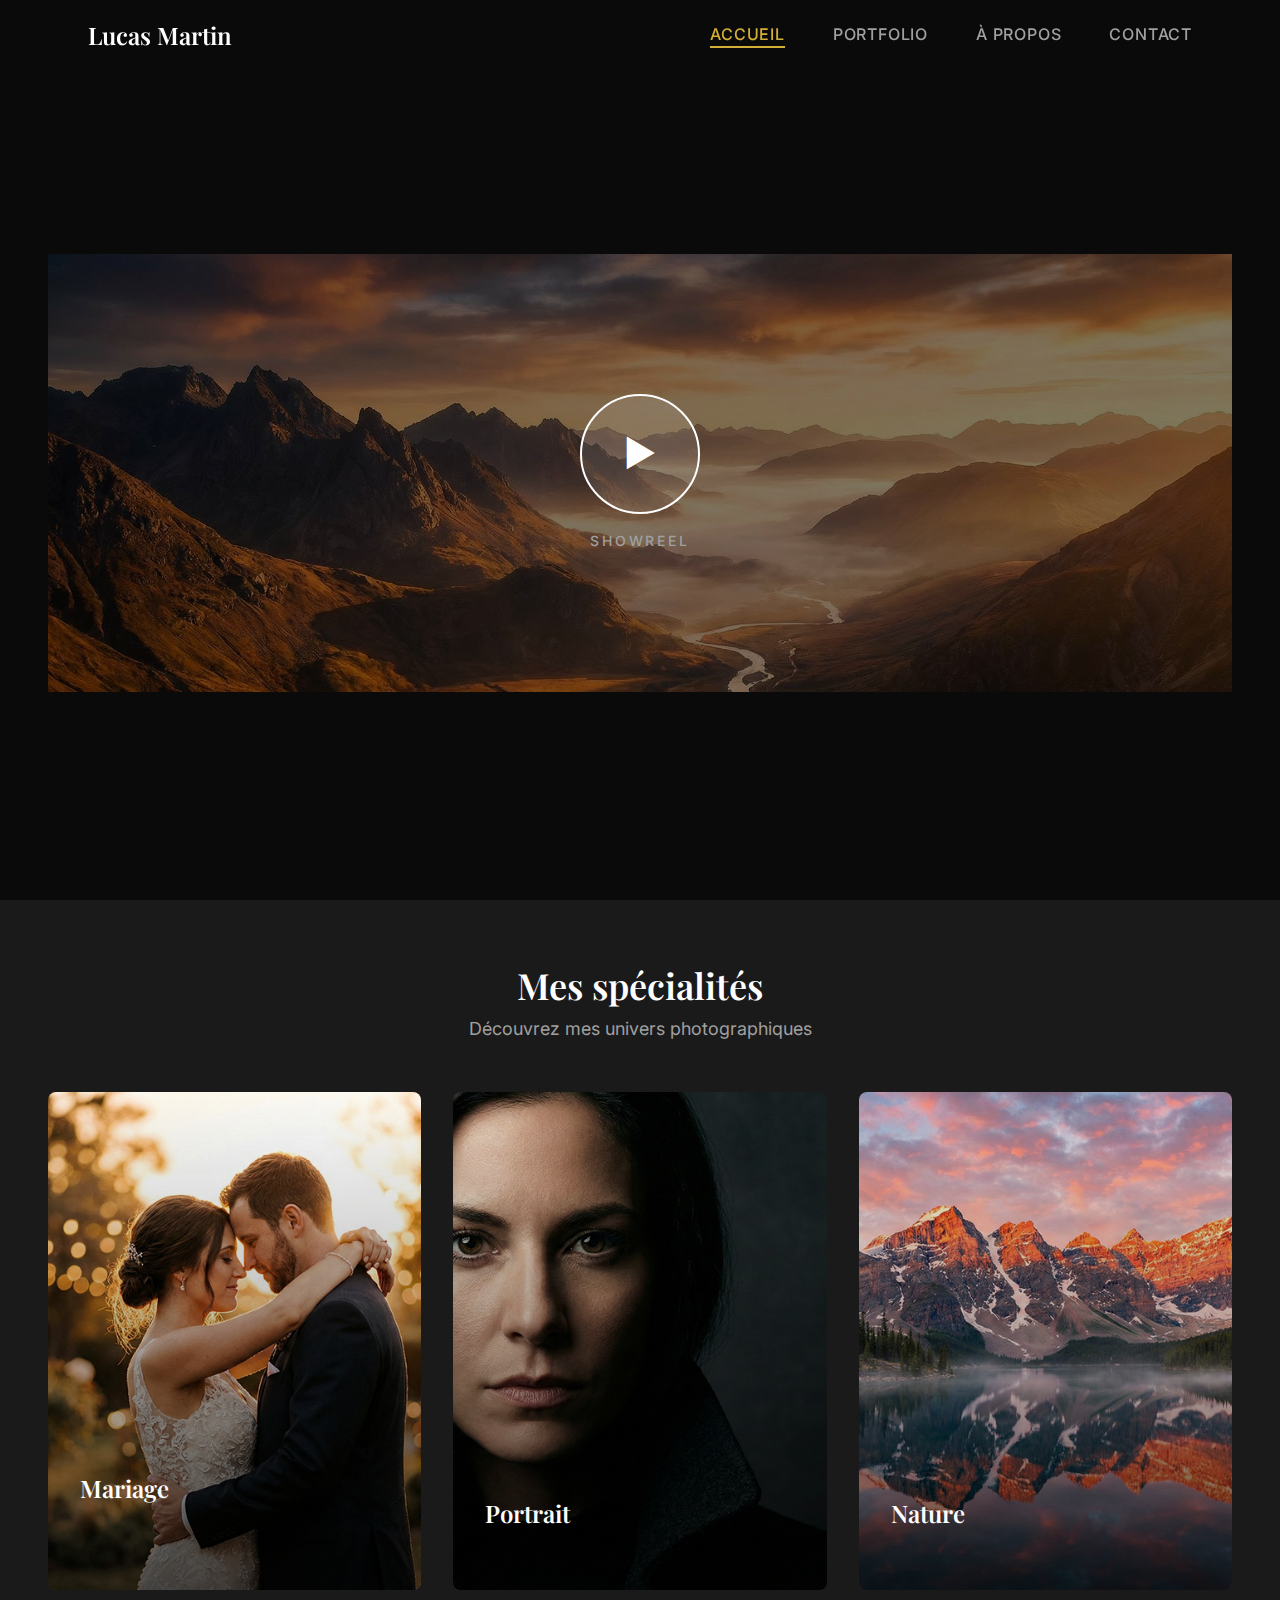
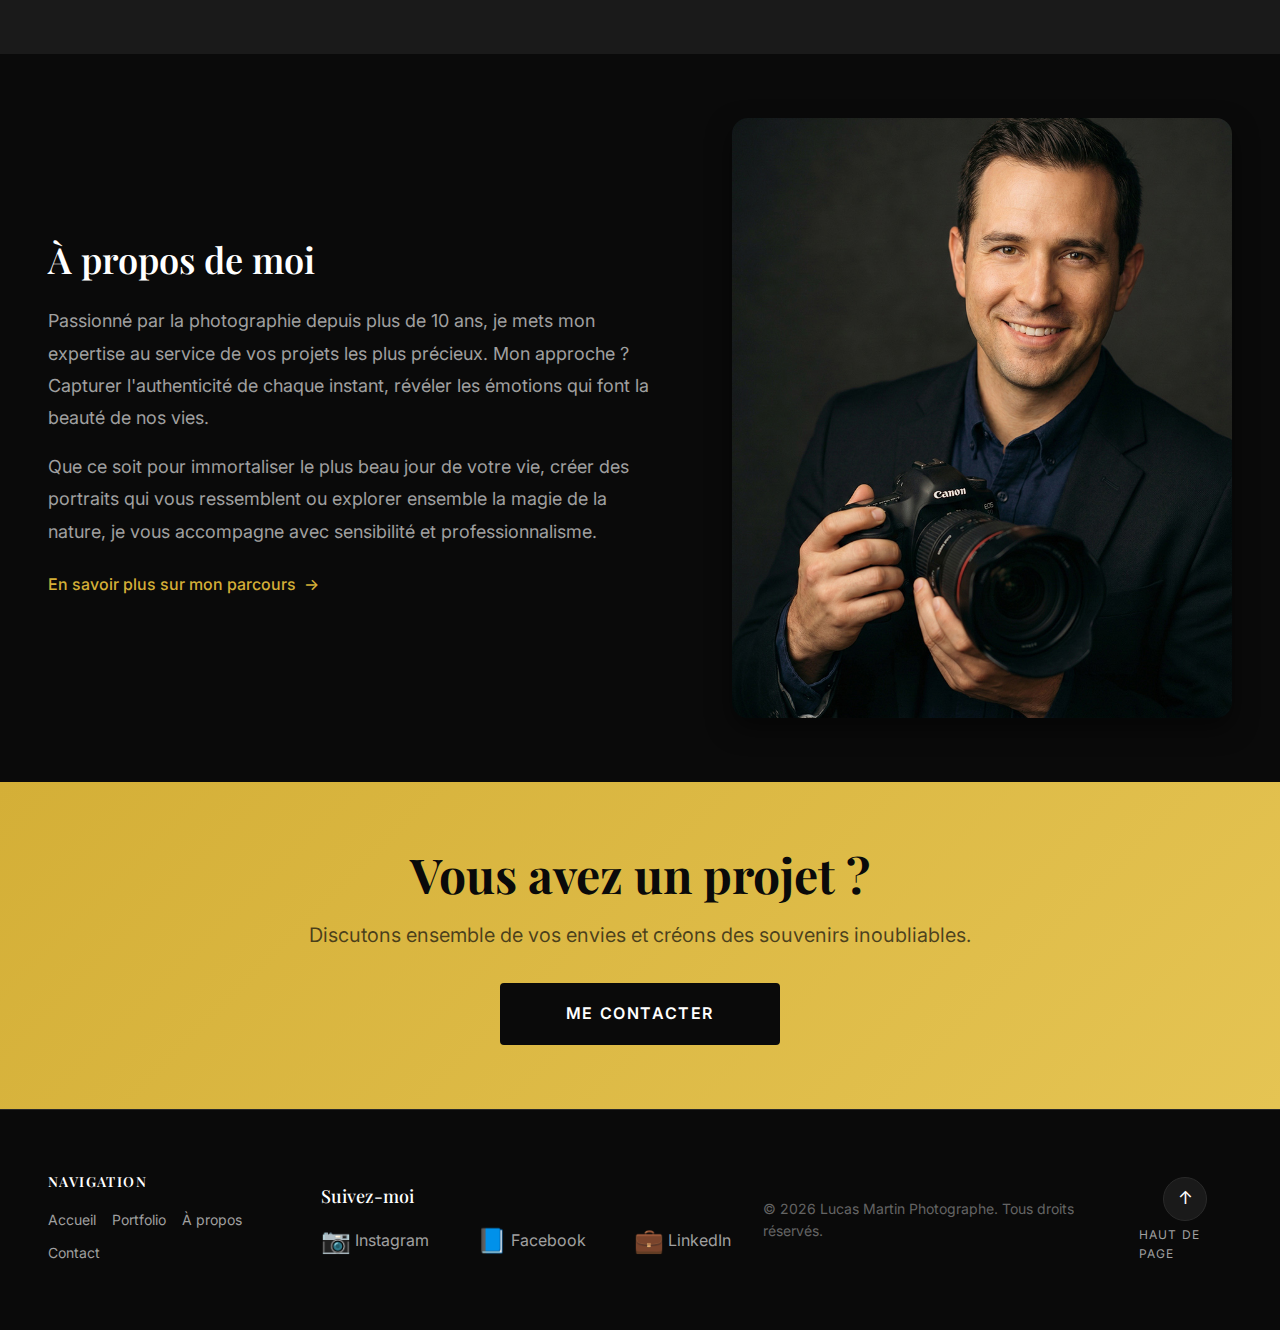
<file: index.html>
<!DOCTYPE html>
<html lang="fr">

<head>
    <!-- ============================================
         META TAGS DE BASE
    ============================================= -->
    <meta charset="UTF-8">
    <meta name="viewport" content="width=device-width, initial-scale=1.0">

    <!-- ============================================
         SEO - META TAGS
    ============================================= -->
    <title>Lucas Martin | Photographe Professionnel - Mariage, Portrait, Nature</title>
    <meta name="description" content="Découvrez le portfolio de Lucas Martin, photographe professionnel spécialisé dans les mariages, portraits et photographie nature. Basé à Paris, disponible partout en France.">
    <meta name="keywords" content="photographe, mariage, portrait, nature, Paris, France">
    <meta name="author" content="Lucas Martin">
    <link rel="canonical" href="https://lucasmartin-photographe.fr/">

    <!-- ============================================
         OPEN GRAPH - FACEBOOK / LINKEDIN
    ============================================= -->
    <meta property="og:type" content="website">
    <meta property="og:title" content="Lucas Martin | Photographe Professionnel">
    <meta property="og:description" content="Découvrez le portfolio de Lucas Martin, photographe professionnel spécialisé dans les mariages, portraits et photographie nature.">
    <meta property="og:image" content="https://lucasmartin-photographe.fr/assets/images/og-image.jpg">
    <meta property="og:url" content="https://lucasmartin-photographe.fr/">
    <meta property="og:site_name" content="Lucas Martin Photographe">
    <meta property="og:locale" content="fr_FR">

    <!-- ============================================
         TWITTER CARD
    ============================================= -->
    <meta name="twitter:card" content="summary_large_image">
    <meta name="twitter:title" content="Lucas Martin | Photographe Professionnel">
    <meta name="twitter:description" content="Découvrez le portfolio de Lucas Martin, photographe professionnel spécialisé dans les mariages, portraits et photographie nature.">
    <meta name="twitter:image" content="https://lucasmartin-photographe.fr/assets/images/twitter-image.jpg">

    <!-- ============================================
         FAVICON ET RESSOURCES
    ============================================= -->
    <link rel="icon" href="assets/icons/favicon.ico" sizes="any">
    <link rel="icon" href="assets/icons/favicon-32.png" type="image/png" sizes="32x32">
    <link rel="icon" href="assets/icons/favicon-512.svg" type="image/svg+xml">
    <link rel="apple-touch-icon" href="assets/icons/favicon-180.png">

    <!-- ============================================
         GOOGLE FONTS - PRÉCONNEXION
         Améliore les performances de chargement des polices
    ============================================= -->
    <link rel="preconnect" href="https://fonts.googleapis.com">
    <link rel="preconnect" href="https://fonts.gstatic.com" crossorigin>
    <link href="https://fonts.googleapis.com/css2?family=Inter:wght@300;400;500;600;700&family=Playfair+Display:wght@400;500;600;700&display=swap" rel="stylesheet">

    <!-- ============================================
         FEUILLES DE STYLE
    ============================================= -->
    <link rel="stylesheet" href="css/style.css">
    <link rel="stylesheet" href="css/animations.css">
</head>

<body id="top">
    <!-- ============================================
         LIEN D'ACCESSIBILITÉ - SKIP TO CONTENT
    ============================================= -->
    <a href="#main-content" class="skip-link">Aller au contenu principal</a>

    <!-- ============================================
         HEADER - NAVIGATION PRINCIPALE
    ============================================= -->
    <header class="header" role="banner">
        <div class="header-container">
            <!-- Logo / Nom du photographe -->
            <a href="index.html" class="header-logo" aria-label="Lucas Martin - Retour à l'accueil">
                Lucas Martin
            </a>

            <!-- Bouton menu mobile -->
            <button class="header-menu-toggle" aria-label="Ouvrir le menu de navigation" aria-expanded="false" aria-controls="main-navigation">
                <span class="header-menu-icon"></span>
            </button>

            <!-- Navigation principale -->
            <nav class="header-nav" id="main-navigation" role="navigation" aria-label="Navigation principale">
                <ul class="header-nav-list">
                    <li class="header-nav-item">
                        <a href="index.html" class="header-nav-link header-nav-link--active" aria-current="page">Accueil</a>
                    </li>
                    <li class="header-nav-item">
                        <a href="portfolio.html" class="header-nav-link">Portfolio</a>
                    </li>
                    <li class="header-nav-item">
                        <a href="a-propos.html" class="header-nav-link">À propos</a>
                    </li>
                    <li class="header-nav-item">
                        <a href="contact.html" class="header-nav-link">Contact</a>
                    </li>
                </ul>
            </nav>
        </div>
    </header>

    <!-- ============================================
         CONTENU PRINCIPAL
    ============================================= -->
    <main id="main-content">

        <!-- ============================================
             SECTION HERO - INTRODUCTION
        ============================================= -->
        <section class="hero" aria-labelledby="hero-title">
            <div class="hero-container">
                <div class="hero-content">
                    <!-- Titre principal (unique h1 de la page) -->
                    <h1 id="hero-title" class="hero-title">
                        Capturer l'instant,<br>
                        <span class="hero-title-highlight">révéler l'émotion</span>
                    </h1>

                    <!-- Sous-titre -->
                    <p class="hero-subtitle">
                        Photographe professionnel spécialisé dans les mariages, portraits et la beauté de la nature.
                        Basé à Paris, je vous accompagne partout en France pour immortaliser vos moments précieux.
                    </p>

                    <!-- Bouton CTA -->
                    <a href="portfolio.html" class="hero-cta">
                        Découvrir mon travail
                    </a>
                </div>

                <!-- Emplacement vidéo showreel -->
                <div class="hero-video-wrapper">
                    <div class="hero-video-placeholder" aria-label="Vidéo de présentation - Bientôt disponible">
                        <!-- Placeholder pour la vidéo showreel -->
                        <video src="" loop muted poster="./assets/images/hero-poster.jpg"></video>
                        <div class="hero-video-overlay">
                            <span class="hero-video-play-icon" aria-hidden="true">▶</span>
                            <span class="hero-video-text">Showreel</span>
                        </div>
                    </div>
                </div>
            </div>
        </section>

        <!-- ============================================
             SECTION APERÇU PORTFOLIO
        ============================================= -->
        <section class="portfolio-preview" aria-labelledby="portfolio-preview-title">
            <div class="portfolio-preview-container">
                <!-- Titre de section -->
                <h2 id="portfolio-preview-title" class="portfolio-preview-title">
                    Mes spécialités
                </h2>
                <p class="portfolio-preview-subtitle">
                    Découvrez mes univers photographiques
                </p>

                <!-- Grille des catégories -->
                <div class="portfolio-preview-grid">

                    <!-- Carte Mariage -->
                    <article class="portfolio-preview-card">
                        <a href="portfolio.html#mariage" class="portfolio-preview-card-link">
                            <div class="portfolio-preview-card-image-wrapper">
                                <img src="assets/images/portfolio/mariage/mariage-cover.jpg" alt="Couple de mariés s'embrassant au coucher du soleil dans un jardin fleuri" class="portfolio-preview-card-image" width="400" height="500" loading="lazy">
                                <div class="portfolio-preview-card-overlay"></div>
                            </div>
                            <div class="portfolio-preview-card-content">
                                <h3 class="portfolio-preview-card-title">Mariage</h3>
                                <p class="portfolio-preview-card-description">
                                    Des moments d'amour capturés avec authenticité
                                </p>
                            </div>
                        </a>
                    </article>

                    <!-- Carte Portrait -->
                    <article class="portfolio-preview-card">
                        <a href="portfolio.html#portrait" class="portfolio-preview-card-link">
                            <div class="portfolio-preview-card-image-wrapper">
                                <img src="assets/images/portfolio/portrait/portrait-cover.jpg" alt="Portrait en lumière naturelle d'une femme souriante" class="portfolio-preview-card-image" width="400" height="500" loading="lazy">
                                <div class="portfolio-preview-card-overlay"></div>
                            </div>
                            <div class="portfolio-preview-card-content">
                                <h3 class="portfolio-preview-card-title">Portrait</h3>
                                <p class="portfolio-preview-card-description">
                                    Révéler votre personnalité en images
                                </p>
                            </div>
                        </a>
                    </article>

                    <!-- Carte Nature -->
                    <article class="portfolio-preview-card">
                        <a href="portfolio.html#nature" class="portfolio-preview-card-link">
                            <div class="portfolio-preview-card-image-wrapper">
                                <img src="assets/images/portfolio/nature/nature-cover.jpg" alt="Paysage de montagne au lever du soleil avec brume matinale" class="portfolio-preview-card-image" width="400" height="500" loading="lazy">
                                <div class="portfolio-preview-card-overlay"></div>
                            </div>
                            <div class="portfolio-preview-card-content">
                                <h3 class="portfolio-preview-card-title">Nature</h3>
                                <p class="portfolio-preview-card-description">
                                    La beauté du monde qui nous entoure
                                </p>
                            </div>
                        </a>
                    </article>

                </div>
            </div>
        </section>

        <!-- ============================================
             SECTION À PROPOS - INTRODUCTION
        ============================================= -->
        <section class="about-preview" aria-labelledby="about-preview-title">
            <div class="about-preview-container">
                <div class="about-preview-content">
                    <!-- Titre de section -->
                    <h2 id="about-preview-title" class="about-preview-title">
                        À propos de moi
                    </h2>

                    <!-- Texte d'introduction -->
                    <p class="about-preview-text">
                        Passionné par la photographie depuis plus de 10 ans, je mets mon expertise au service
                        de vos projets les plus précieux. Mon approche ? Capturer l'authenticité de chaque instant,
                        révéler les émotions qui font la beauté de nos vies.
                    </p>
                    <p class="about-preview-text">
                        Que ce soit pour immortaliser le plus beau jour de votre vie, créer des portraits
                        qui vous ressemblent ou explorer ensemble la magie de la nature, je vous accompagne
                        avec sensibilité et professionnalisme.
                    </p>

                    <!-- Lien vers la page complète -->
                    <a href="a-propos.html" class="about-preview-link">
                        En savoir plus sur mon parcours
                        <span class="about-preview-link-arrow" aria-hidden="true">→</span>
                    </a>
                </div>

                <!-- Image placeholder -->
                <div class="about-preview-image-wrapper">
                    <img src="assets/images/lucas-martin-photographe.jpg" alt="Lucas Martin, photographe professionnel, tenant son appareil photo" class="about-preview-image" width="500" height="600" loading="lazy">
                </div>
            </div>
        </section>

        <!-- ============================================
             SECTION CTA CONTACT
        ============================================= -->
        <section class="contact-cta" aria-labelledby="contact-cta-title">
            <div class="contact-cta-container">
                <h2 id="contact-cta-title" class="contact-cta-title">
                    Vous avez un projet ?
                </h2>
                <p class="contact-cta-text">
                    Discutons ensemble de vos envies et créons des souvenirs inoubliables.
                </p>
                <a href="contact.html" class="contact-cta-button">
                    Me contacter
                </a>
            </div>
        </section>

    </main>

    <!-- ============================================
         FOOTER - PIED DE PAGE
    ============================================= -->
    <footer class="footer" role="contentinfo">
        <div class="footer-container">

            <!-- Navigation du site -->
            <nav class="footer-nav" aria-label="Navigation secondaire">
                <h3 class="footer-nav-title">Navigation</h3>
                <ul class="footer-nav-list">
                    <li><a href="index.html" class="footer-nav-link">Accueil</a></li>
                    <li><a href="portfolio.html" class="footer-nav-link">Portfolio</a></li>
                    <li><a href="a-propos.html" class="footer-nav-link">À propos</a></li>
                    <li><a href="contact.html" class="footer-nav-link">Contact</a></li>
                </ul>
            </nav>

            <!-- Liens réseaux sociaux -->
            <div class="footer-social">
                <h3 class="footer-social-title">Suivez-moi</h3>
                <ul class="footer-social-list">
                    <li class="footer-social-item">
                        <a href="#" class="footer-social-link" aria-label="Suivre Lucas Martin sur Instagram" target="_blank" rel="noopener noreferrer">
                            <span class="footer-social-icon" aria-hidden="true">📷</span>
                            Instagram
                        </a>
                    </li>
                    <li class="footer-social-item">
                        <a href="#" class="footer-social-link" aria-label="Suivre Lucas Martin sur Facebook" target="_blank" rel="noopener noreferrer">
                            <span class="footer-social-icon" aria-hidden="true">📘</span>
                            Facebook
                        </a>
                    </li>
                    <li class="footer-social-item">
                        <a href="#" class="footer-social-link" aria-label="Voir le profil LinkedIn de Lucas Martin" target="_blank" rel="noopener noreferrer">
                            <span class="footer-social-icon" aria-hidden="true">💼</span>
                            LinkedIn
                        </a>
                    </li>
                </ul>
            </div>

            <!-- Copyright -->
            <div class="footer-copyright">
                <p>&copy; <span id="current-year">2024</span> Lucas Martin Photographe. Tous droits réservés.</p>
            </div>

            <!-- Lien retour haut de page -->
            <a href="#top" class="footer-back-to-top" aria-label="Retourner en haut de la page">
                <span class="footer-back-to-top-icon" aria-hidden="true">↑</span>
                <span class="footer-back-to-top-text">Haut de page</span>
            </a>

        </div>
    </footer>

    <!-- ============================================
         SCRIPTS JAVASCRIPT
    ============================================= -->
    <script src="js/main.js" defer></script>
</body>

</html>
</file>
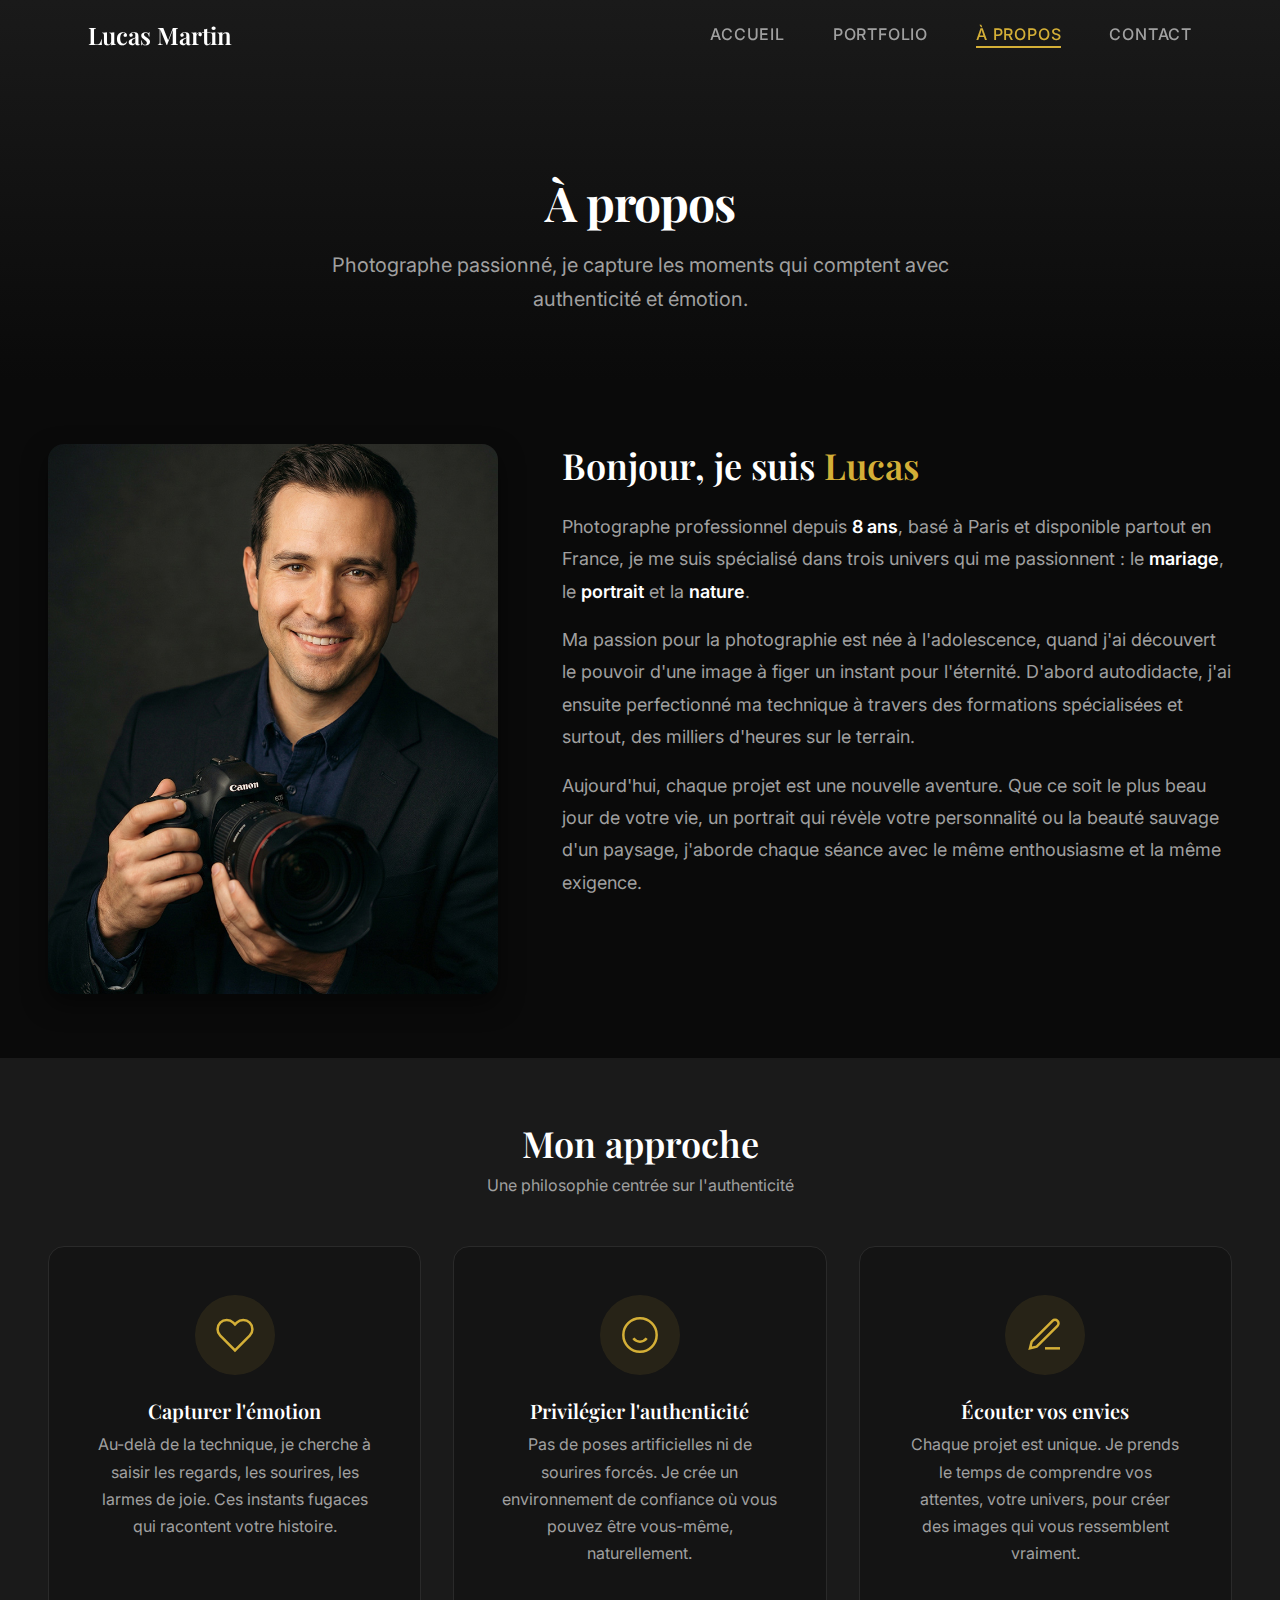
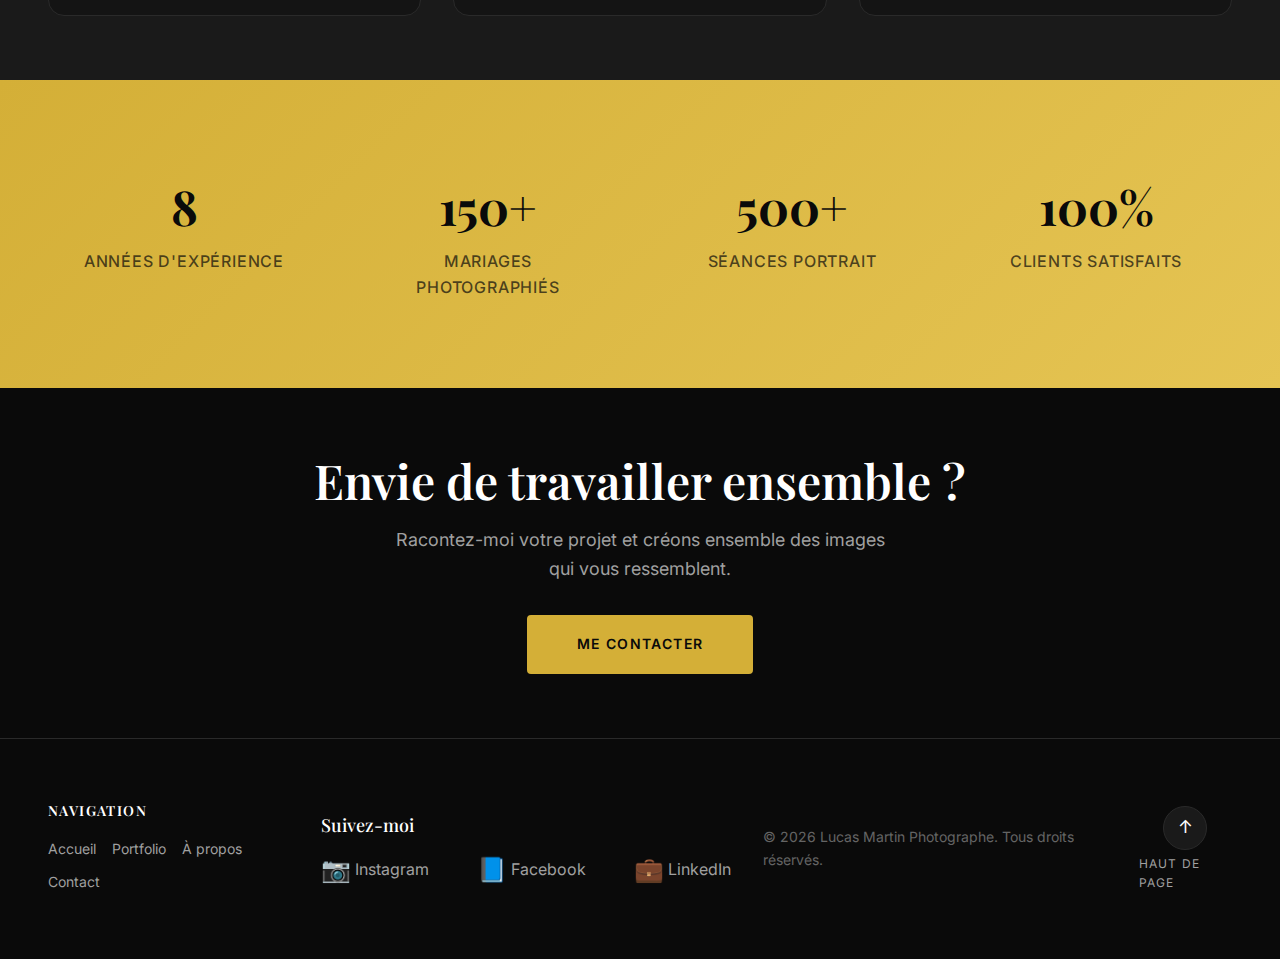
<file: a-propos.html>
<!DOCTYPE html>
<html lang="fr">

<head>
    <!-- ============================================
         META TAGS DE BASE
    ============================================= -->
    <meta charset="UTF-8">
    <meta name="viewport" content="width=device-width, initial-scale=1.0">

    <!-- ============================================
         SEO - META TAGS
    ============================================= -->
    <title>À propos | Lucas Martin - Photographe Professionnel</title>
    <meta name="description" content="Découvrez le parcours de Lucas Martin, photographe professionnel depuis 8 ans. Passionné par la capture de l'émotion et de l'authenticité, spécialisé en mariage, portrait et nature.">
    <meta name="keywords" content="photographe, Lucas Martin, parcours, biographie, mariage, portrait, nature, Paris">
    <meta name="author" content="Lucas Martin">
    <link rel="canonical" href="https://lucasmartin-photographe.fr/a-propos.html">

    <!-- ============================================
         OPEN GRAPH - FACEBOOK / LINKEDIN
    ============================================= -->
    <meta property="og:type" content="profile">
    <meta property="og:title" content="À propos | Lucas Martin - Photographe Professionnel">
    <meta property="og:description" content="Découvrez le parcours de Lucas Martin, photographe professionnel depuis 8 ans, spécialisé en mariage, portrait et nature.">
    <meta property="og:image" content="https://lucasmartin-photographe.fr/assets/images/lucas-martin-photographe.jpg">
    <meta property="og:url" content="https://lucasmartin-photographe.fr/a-propos.html">
    <meta property="og:site_name" content="Lucas Martin Photographe">
    <meta property="og:locale" content="fr_FR">

    <!-- ============================================
         TWITTER CARD
    ============================================= -->
    <meta name="twitter:card" content="summary_large_image">
    <meta name="twitter:title" content="À propos | Lucas Martin - Photographe Professionnel">
    <meta name="twitter:description" content="Découvrez le parcours de Lucas Martin, photographe professionnel depuis 8 ans, spécialisé en mariage, portrait et nature.">
    <meta name="twitter:image" content="https://lucasmartin-photographe.fr/assets/images/lucas-martin-photographe.jpg">

    <!-- ============================================
         FAVICON ET RESSOURCES
    ============================================= -->
    <link rel="icon" href="assets/icons/favicon.ico" sizes="any">
    <link rel="icon" href="assets/icons/favicon-32.png" type="image/png" sizes="32x32">
    <link rel="icon" href="assets/icons/favicon-512.svg" type="image/svg+xml">
    <link rel="apple-touch-icon" href="assets/icons/favicon-180.png">

    <!-- ============================================
         GOOGLE FONTS - PRÉCONNEXION
    ============================================= -->
    <link rel="preconnect" href="https://fonts.googleapis.com">
    <link rel="preconnect" href="https://fonts.gstatic.com" crossorigin>
    <link href="https://fonts.googleapis.com/css2?family=Inter:wght@300;400;500;600;700&family=Playfair+Display:wght@400;500;600;700&display=swap" rel="stylesheet">

    <!-- ============================================
         FEUILLES DE STYLE
    ============================================= -->
    <link rel="stylesheet" href="css/style.css">
    <link rel="stylesheet" href="css/animations.css">
</head>

<body id="top">
    <!-- ============================================
         LIEN D'ACCESSIBILITÉ - SKIP TO CONTENT
    ============================================= -->
    <a href="#main-content" class="skip-link">Aller au contenu principal</a>

    <!-- ============================================
         HEADER - NAVIGATION PRINCIPALE
    ============================================= -->
    <header class="header" role="banner">
        <div class="header-container">
            <!-- Logo / Nom du photographe -->
            <a href="index.html" class="header-logo" aria-label="Lucas Martin - Retour à l'accueil">
                Lucas Martin
            </a>

            <!-- Bouton menu mobile -->
            <button class="header-menu-toggle" aria-label="Ouvrir le menu de navigation" aria-expanded="false" aria-controls="main-navigation">
                <span class="header-menu-icon"></span>
            </button>

            <!-- Navigation principale -->
            <nav class="header-nav" id="main-navigation" role="navigation" aria-label="Navigation principale">
                <ul class="header-nav-list">
                    <li class="header-nav-item">
                        <a href="index.html" class="header-nav-link">Accueil</a>
                    </li>
                    <li class="header-nav-item">
                        <a href="portfolio.html" class="header-nav-link">Portfolio</a>
                    </li>
                    <li class="header-nav-item">
                        <a href="a-propos.html" class="header-nav-link header-nav-link--active" aria-current="page">À propos</a>
                    </li>
                    <li class="header-nav-item">
                        <a href="contact.html" class="header-nav-link">Contact</a>
                    </li>
                </ul>
            </nav>
        </div>
    </header>

    <!-- ============================================
         CONTENU PRINCIPAL
    ============================================= -->
    <main id="main-content">

        <!-- ============================================
             SECTION HERO - À PROPOS
        ============================================= -->
        <section class="about-hero" aria-labelledby="about-hero-title">
            <div class="about-hero-container">
                <h1 id="about-hero-title" class="about-hero-title">À propos</h1>
                <p class="about-hero-text">
                    Photographe passionné, je capture les moments qui comptent avec authenticité et émotion.
                </p>
            </div>
        </section>

        <!-- ============================================
             SECTION BIOGRAPHIE
        ============================================= -->
        <section class="about-bio" aria-labelledby="about-bio-title">
            <div class="about-bio-container">
                <!-- Image de Lucas -->
                <div class="about-bio-image-wrapper">
                    <img src="assets/images/lucas-martin-photographe.jpg" alt="Lucas Martin, photographe professionnel, souriant avec son appareil photo" class="about-bio-image" width="500" height="600" loading="lazy">
                </div>

                <!-- Contenu textuel -->
                <div class="about-bio-content">
                    <h2 id="about-bio-title" class="about-bio-title">
                        Bonjour, je suis <span class="about-bio-name">Lucas</span>
                    </h2>

                    <p class="about-bio-text">
                        Photographe professionnel depuis <strong>8 ans</strong>, basé à Paris et disponible
                        partout en France, je me suis spécialisé dans trois univers qui me passionnent :
                        le <strong>mariage</strong>, le <strong>portrait</strong> et la <strong>nature</strong>.
                    </p>

                    <p class="about-bio-text">
                        Ma passion pour la photographie est née à l'adolescence, quand j'ai découvert le pouvoir
                        d'une image à figer un instant pour l'éternité. D'abord autodidacte, j'ai ensuite
                        perfectionné ma technique à travers des formations spécialisées et surtout, des milliers
                        d'heures sur le terrain.
                    </p>

                    <p class="about-bio-text">
                        Aujourd'hui, chaque projet est une nouvelle aventure. Que ce soit le plus beau jour
                        de votre vie, un portrait qui révèle votre personnalité ou la beauté sauvage d'un
                        paysage, j'aborde chaque séance avec le même enthousiasme et la même exigence.
                    </p>
                </div>
            </div>
        </section>

        <!-- ============================================
             SECTION PHILOSOPHIE / APPROCHE
        ============================================= -->
        <section class="about-philosophy" aria-labelledby="about-philosophy-title">
            <div class="about-philosophy-container">
                <h2 id="about-philosophy-title" class="about-philosophy-title">
                    Mon approche
                </h2>
                <p class="about-philosophy-subtitle">
                    Une philosophie centrée sur l'authenticité
                </p>

                <div class="about-philosophy-grid">
                    <!-- Valeur 1 : Émotion -->
                    <article class="about-philosophy-card">
                        <div class="about-philosophy-card-icon" aria-hidden="true">
                            <svg width="48" height="48" viewBox="0 0 24 24" fill="none" stroke="currentColor" stroke-width="1.5">
                                <path d="M20.84 4.61a5.5 5.5 0 0 0-7.78 0L12 5.67l-1.06-1.06a5.5 5.5 0 0 0-7.78 7.78l1.06 1.06L12 21.23l7.78-7.78 1.06-1.06a5.5 5.5 0 0 0 0-7.78z"></path>
                            </svg>
                        </div>
                        <h3 class="about-philosophy-card-title">Capturer l'émotion</h3>
                        <p class="about-philosophy-card-text">
                            Au-delà de la technique, je cherche à saisir les regards, les sourires,
                            les larmes de joie. Ces instants fugaces qui racontent votre histoire.
                        </p>
                    </article>

                    <!-- Valeur 2 : Authenticité -->
                    <article class="about-philosophy-card">
                        <div class="about-philosophy-card-icon" aria-hidden="true">
                            <svg width="48" height="48" viewBox="0 0 24 24" fill="none" stroke="currentColor" stroke-width="1.5">
                                <circle cx="12" cy="12" r="10"></circle>
                                <path d="M8 14s1.5 2 4 2 4-2 4-2"></path>
                                <line x1="9" y1="9" x2="9.01" y2="9"></line>
                                <line x1="15" y1="9" x2="15.01" y2="9"></line>
                            </svg>
                        </div>
                        <h3 class="about-philosophy-card-title">Privilégier l'authenticité</h3>
                        <p class="about-philosophy-card-text">
                            Pas de poses artificielles ni de sourires forcés. Je crée un environnement
                            de confiance où vous pouvez être vous-même, naturellement.
                        </p>
                    </article>

                    <!-- Valeur 3 : Écoute -->
                    <article class="about-philosophy-card">
                        <div class="about-philosophy-card-icon" aria-hidden="true">
                            <svg width="48" height="48" viewBox="0 0 24 24" fill="none" stroke="currentColor" stroke-width="1.5">
                                <path d="M12 20h9"></path>
                                <path d="M16.5 3.5a2.121 2.121 0 0 1 3 3L7 19l-4 1 1-4L16.5 3.5z"></path>
                            </svg>
                        </div>
                        <h3 class="about-philosophy-card-title">Écouter vos envies</h3>
                        <p class="about-philosophy-card-text">
                            Chaque projet est unique. Je prends le temps de comprendre vos attentes,
                            votre univers, pour créer des images qui vous ressemblent vraiment.
                        </p>
                    </article>
                </div>
            </div>
        </section>

        <!-- ============================================
             SECTION CHIFFRES CLÉS
        ============================================= -->
        <section class="about-stats" aria-labelledby="about-stats-title">
            <div class="about-stats-container">
                <h2 id="about-stats-title" class="sr-only">Mes chiffres clés</h2>

                <div class="about-stats-grid">
                    <!-- Stat 1 : Années d'expérience -->
                    <div class="about-stat">
                        <span class="about-stat-number" data-count="8">8</span>
                        <span class="about-stat-label">Années d'expérience</span>
                    </div>

                    <!-- Stat 2 : Mariages -->
                    <div class="about-stat">
                        <span class="about-stat-number" data-count="150">150+</span>
                        <span class="about-stat-label">Mariages photographiés</span>
                    </div>

                    <!-- Stat 3 : Séances portrait -->
                    <div class="about-stat">
                        <span class="about-stat-number" data-count="500">500+</span>
                        <span class="about-stat-label">Séances portrait</span>
                    </div>

                    <!-- Stat 4 : Clients satisfaits -->
                    <div class="about-stat">
                        <span class="about-stat-number" data-count="100">100%</span>
                        <span class="about-stat-label">Clients satisfaits</span>
                    </div>
                </div>
            </div>
        </section>

        <!-- ============================================
             SECTION CTA CONTACT
        ============================================= -->
        <section class="about-cta" aria-labelledby="about-cta-title">
            <div class="about-cta-container">
                <h2 id="about-cta-title" class="about-cta-title">
                    Envie de travailler ensemble ?
                </h2>
                <p class="about-cta-text">
                    Racontez-moi votre projet et créons ensemble des images qui vous ressemblent.
                </p>
                <a href="contact.html" class="about-cta-button">
                    Me contacter
                </a>
            </div>
        </section>

    </main>

    <!-- ============================================
         FOOTER - PIED DE PAGE
    ============================================= -->
    <footer class="footer" role="contentinfo">
        <div class="footer-container">

            <!-- Navigation du site -->
            <nav class="footer-nav" aria-label="Navigation secondaire">
                <h3 class="footer-nav-title">Navigation</h3>
                <ul class="footer-nav-list">
                    <li><a href="index.html" class="footer-nav-link">Accueil</a></li>
                    <li><a href="portfolio.html" class="footer-nav-link">Portfolio</a></li>
                    <li><a href="a-propos.html" class="footer-nav-link">À propos</a></li>
                    <li><a href="contact.html" class="footer-nav-link">Contact</a></li>
                </ul>
            </nav>

            <!-- Liens réseaux sociaux -->
            <div class="footer-social">
                <h3 class="footer-social-title">Suivez-moi</h3>
                <ul class="footer-social-list">
                    <li class="footer-social-item">
                        <a href="#" class="footer-social-link" aria-label="Suivre Lucas Martin sur Instagram" target="_blank" rel="noopener noreferrer">
                            <span class="footer-social-icon" aria-hidden="true">📷</span>
                            Instagram
                        </a>
                    </li>
                    <li class="footer-social-item">
                        <a href="#" class="footer-social-link" aria-label="Suivre Lucas Martin sur Facebook" target="_blank" rel="noopener noreferrer">
                            <span class="footer-social-icon" aria-hidden="true">📘</span>
                            Facebook
                        </a>
                    </li>
                    <li class="footer-social-item">
                        <a href="#" class="footer-social-link" aria-label="Voir le profil LinkedIn de Lucas Martin" target="_blank" rel="noopener noreferrer">
                            <span class="footer-social-icon" aria-hidden="true">💼</span>
                            LinkedIn
                        </a>
                    </li>
                </ul>
            </div>

            <!-- Copyright -->
            <div class="footer-copyright">
                <p>&copy; <span id="current-year">2024</span> Lucas Martin Photographe. Tous droits réservés.</p>
            </div>

            <!-- Lien retour haut de page -->
            <a href="#top" class="footer-back-to-top" aria-label="Retourner en haut de la page">
                <span class="footer-back-to-top-icon" aria-hidden="true">↑</span>
                <span class="footer-back-to-top-text">Haut de page</span>
            </a>

        </div>
    </footer>

    <!-- ============================================
         SCRIPTS JAVASCRIPT
    ============================================= -->
    <script src="js/main.js" defer></script>
</body>

</html>
</file>
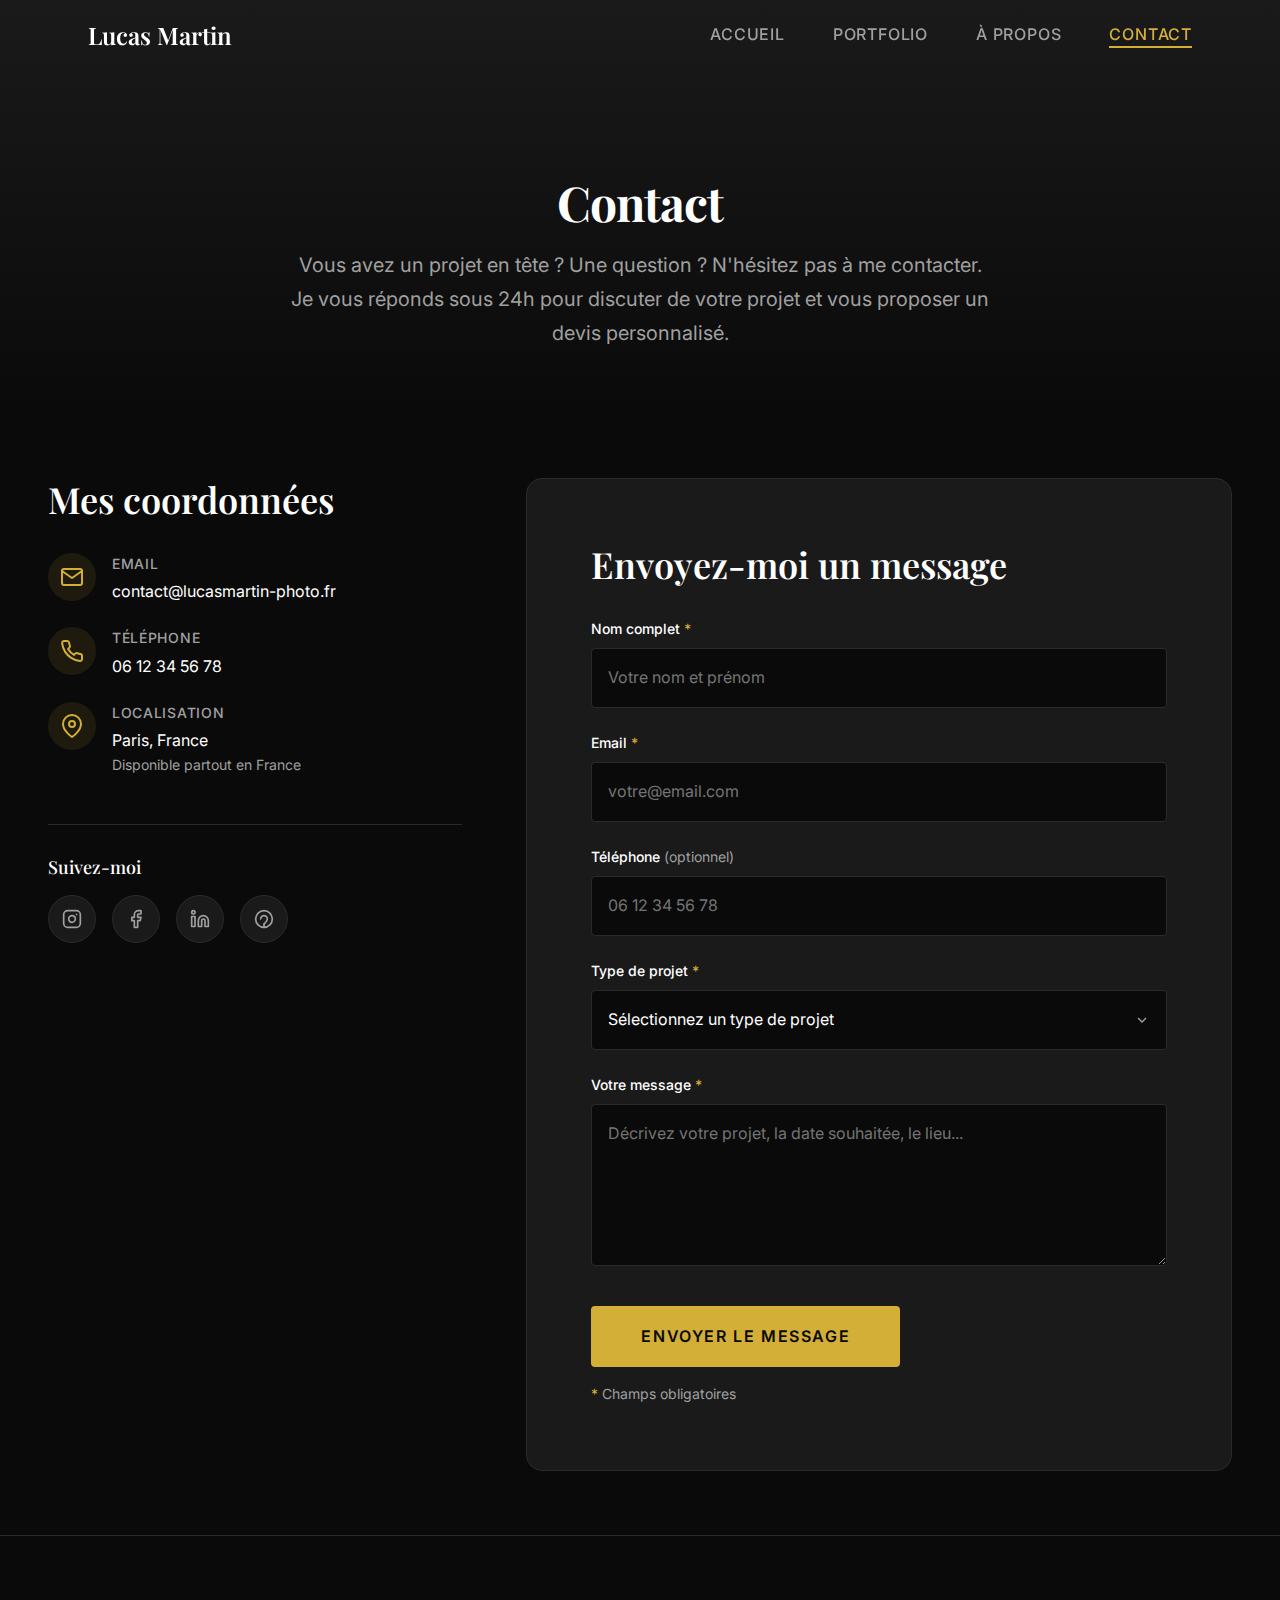
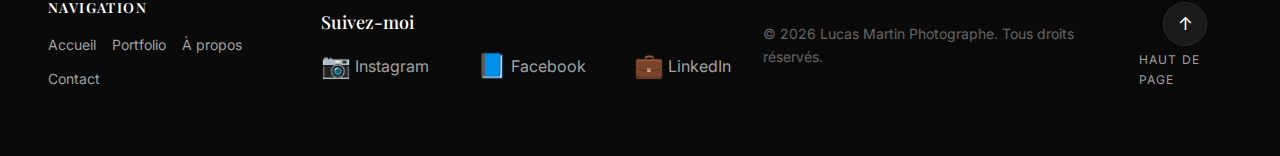
<file: contact.html>
<!DOCTYPE html>
<html lang="fr">

<head>
    <!-- ============================================
         META TAGS DE BASE
    ============================================= -->
    <meta charset="UTF-8">
    <meta name="viewport" content="width=device-width, initial-scale=1.0">

    <!-- ============================================
         SEO - META TAGS
    ============================================= -->
    <title>Contact | Lucas Martin - Photographe Professionnel</title>
    <meta name="description" content="Contactez Lucas Martin, photographe professionnel à Paris. Discutons de votre projet mariage, portrait ou nature. Devis gratuit et réponse sous 24h.">
    <meta name="keywords" content="contact photographe, devis photo, Lucas Martin, mariage, portrait, Paris">
    <meta name="author" content="Lucas Martin">
    <link rel="canonical" href="https://lucasmartin-photographe.fr/contact.html">

    <!-- ============================================
         OPEN GRAPH - FACEBOOK / LINKEDIN
    ============================================= -->
    <meta property="og:type" content="website">
    <meta property="og:title" content="Contact | Lucas Martin - Photographe Professionnel">
    <meta property="og:description" content="Contactez Lucas Martin pour discuter de votre projet photo. Devis gratuit et réponse sous 24h.">
    <meta property="og:image" content="https://lucasmartin-photographe.fr/assets/images/og-image.jpg">
    <meta property="og:url" content="https://lucasmartin-photographe.fr/contact.html">
    <meta property="og:site_name" content="Lucas Martin Photographe">
    <meta property="og:locale" content="fr_FR">

    <!-- ============================================
         TWITTER CARD
    ============================================= -->
    <meta name="twitter:card" content="summary_large_image">
    <meta name="twitter:title" content="Contact | Lucas Martin - Photographe Professionnel">
    <meta name="twitter:description" content="Contactez Lucas Martin pour discuter de votre projet photo. Devis gratuit et réponse sous 24h.">
    <meta name="twitter:image" content="https://lucasmartin-photographe.fr/assets/images/twitter-image.jpg">

    <!-- ============================================
         FAVICON ET RESSOURCES
    ============================================= -->
    <link rel="icon" href="assets/icons/favicon.ico" sizes="any">
    <link rel="icon" href="assets/icons/favicon-32.png" type="image/png" sizes="32x32">
    <link rel="icon" href="assets/icons/favicon-512.svg" type="image/svg+xml">
    <link rel="apple-touch-icon" href="assets/icons/favicon-180.png">

    <!-- ============================================
         GOOGLE FONTS - PRÉCONNEXION
    ============================================= -->
    <link rel="preconnect" href="https://fonts.googleapis.com">
    <link rel="preconnect" href="https://fonts.gstatic.com" crossorigin>
    <link href="https://fonts.googleapis.com/css2?family=Inter:wght@300;400;500;600;700&family=Playfair+Display:wght@400;500;600;700&display=swap" rel="stylesheet">

    <!-- ============================================
         FEUILLES DE STYLE
    ============================================= -->
    <link rel="stylesheet" href="css/style.css">
    <link rel="stylesheet" href="css/animations.css">
</head>

<body id="top">
    <!-- ============================================
         LIEN D'ACCESSIBILITÉ - SKIP TO CONTENT
    ============================================= -->
    <a href="#main-content" class="skip-link">Aller au contenu principal</a>

    <!-- ============================================
         HEADER - NAVIGATION PRINCIPALE
    ============================================= -->
    <header class="header" role="banner">
        <div class="header-container">
            <!-- Logo / Nom du photographe -->
            <a href="index.html" class="header-logo" aria-label="Lucas Martin - Retour à l'accueil">
                Lucas Martin
            </a>

            <!-- Bouton menu mobile -->
            <button class="header-menu-toggle" aria-label="Ouvrir le menu de navigation" aria-expanded="false" aria-controls="main-navigation">
                <span class="header-menu-icon"></span>
            </button>

            <!-- Navigation principale -->
            <nav class="header-nav" id="main-navigation" role="navigation" aria-label="Navigation principale">
                <ul class="header-nav-list">
                    <li class="header-nav-item">
                        <a href="index.html" class="header-nav-link">Accueil</a>
                    </li>
                    <li class="header-nav-item">
                        <a href="portfolio.html" class="header-nav-link">Portfolio</a>
                    </li>
                    <li class="header-nav-item">
                        <a href="a-propos.html" class="header-nav-link">À propos</a>
                    </li>
                    <li class="header-nav-item">
                        <a href="contact.html" class="header-nav-link header-nav-link--active" aria-current="page">Contact</a>
                    </li>
                </ul>
            </nav>
        </div>
    </header>

    <!-- ============================================
         CONTENU PRINCIPAL
    ============================================= -->
    <main id="main-content">

        <!-- ============================================
             SECTION HERO - CONTACT
        ============================================= -->
        <section class="contact-hero" aria-labelledby="contact-hero-title">
            <div class="contact-hero-container">
                <h1 id="contact-hero-title" class="contact-hero-title">Contact</h1>
                <p class="contact-hero-text">
                    Vous avez un projet en tête ? Une question ? N'hésitez pas à me contacter.
                    Je vous réponds sous 24h pour discuter de votre projet et vous proposer un devis personnalisé.
                </p>
            </div>
        </section>

        <!-- ============================================
             SECTION CONTACT PRINCIPALE
        ============================================= -->
        <section class="contact-main" aria-labelledby="contact-form-title">
            <div class="contact-main-container">

                <!-- ========== COLONNE GAUCHE : INFOS ========== -->
                <div class="contact-info">
                    <h2 class="contact-info-title">Mes coordonnées</h2>

                    <!-- Liste des coordonnées -->
                    <ul class="contact-info-list">
                        <!-- Email -->
                        <li class="contact-info-item">
                            <div class="contact-info-icon" aria-hidden="true">
                                <svg width="24" height="24" viewBox="0 0 24 24" fill="none" stroke="currentColor" stroke-width="2" stroke-linecap="round" stroke-linejoin="round">
                                    <path d="M4 4h16c1.1 0 2 .9 2 2v12c0 1.1-.9 2-2 2H4c-1.1 0-2-.9-2-2V6c0-1.1.9-2 2-2z"></path>
                                    <polyline points="22,6 12,13 2,6"></polyline>
                                </svg>
                            </div>
                            <div class="contact-info-content">
                                <span class="contact-info-label">Email</span>
                                <a href="mailto:contact@lucasmartin-photo.fr" class="contact-info-value contact-info-link">
                                    contact@lucasmartin-photo.fr
                                </a>
                            </div>
                        </li>

                        <!-- Téléphone -->
                        <li class="contact-info-item">
                            <div class="contact-info-icon" aria-hidden="true">
                                <svg width="24" height="24" viewBox="0 0 24 24" fill="none" stroke="currentColor" stroke-width="2" stroke-linecap="round" stroke-linejoin="round">
                                    <path d="M22 16.92v3a2 2 0 0 1-2.18 2 19.79 19.79 0 0 1-8.63-3.07 19.5 19.5 0 0 1-6-6 19.79 19.79 0 0 1-3.07-8.67A2 2 0 0 1 4.11 2h3a2 2 0 0 1 2 1.72 12.84 12.84 0 0 0 .7 2.81 2 2 0 0 1-.45 2.11L8.09 9.91a16 16 0 0 0 6 6l1.27-1.27a2 2 0 0 1 2.11-.45 12.84 12.84 0 0 0 2.81.7A2 2 0 0 1 22 16.92z"></path>
                                </svg>
                            </div>
                            <div class="contact-info-content">
                                <span class="contact-info-label">Téléphone</span>
                                <a href="tel:+33612345678" class="contact-info-value contact-info-link">
                                    06 12 34 56 78
                                </a>
                            </div>
                        </li>

                        <!-- Adresse -->
                        <li class="contact-info-item">
                            <div class="contact-info-icon" aria-hidden="true">
                                <svg width="24" height="24" viewBox="0 0 24 24" fill="none" stroke="currentColor" stroke-width="2" stroke-linecap="round" stroke-linejoin="round">
                                    <path d="M21 10c0 7-9 13-9 13s-9-6-9-13a9 9 0 0 1 18 0z"></path>
                                    <circle cx="12" cy="10" r="3"></circle>
                                </svg>
                            </div>
                            <div class="contact-info-content">
                                <span class="contact-info-label">Localisation</span>
                                <span class="contact-info-value">
                                    Paris, France<br>
                                    <small>Disponible partout en France</small>
                                </span>
                            </div>
                        </li>
                    </ul>

                    <!-- Réseaux sociaux -->
                    <div class="contact-social">
                        <h3 class="contact-social-title">Suivez-moi</h3>
                        <ul class="contact-social-list">
                            <li>
                                <a href="#" class="contact-social-link" aria-label="Suivre sur Instagram" target="_blank" rel="noopener noreferrer">
                                    <svg width="24" height="24" viewBox="0 0 24 24" fill="none" stroke="currentColor" stroke-width="2" stroke-linecap="round" stroke-linejoin="round">
                                        <rect x="2" y="2" width="20" height="20" rx="5" ry="5"></rect>
                                        <path d="M16 11.37A4 4 0 1 1 12.63 8 4 4 0 0 1 16 11.37z"></path>
                                        <line x1="17.5" y1="6.5" x2="17.51" y2="6.5"></line>
                                    </svg>
                                </a>
                            </li>
                            <li>
                                <a href="#" class="contact-social-link" aria-label="Suivre sur Facebook" target="_blank" rel="noopener noreferrer">
                                    <svg width="24" height="24" viewBox="0 0 24 24" fill="none" stroke="currentColor" stroke-width="2" stroke-linecap="round" stroke-linejoin="round">
                                        <path d="M18 2h-3a5 5 0 0 0-5 5v3H7v4h3v8h4v-8h3l1-4h-4V7a1 1 0 0 1 1-1h3z"></path>
                                    </svg>
                                </a>
                            </li>
                            <li>
                                <a href="#" class="contact-social-link" aria-label="Voir le profil LinkedIn" target="_blank" rel="noopener noreferrer">
                                    <svg width="24" height="24" viewBox="0 0 24 24" fill="none" stroke="currentColor" stroke-width="2" stroke-linecap="round" stroke-linejoin="round">
                                        <path d="M16 8a6 6 0 0 1 6 6v7h-4v-7a2 2 0 0 0-2-2 2 2 0 0 0-2 2v7h-4v-7a6 6 0 0 1 6-6z"></path>
                                        <rect x="2" y="9" width="4" height="12"></rect>
                                        <circle cx="4" cy="4" r="2"></circle>
                                    </svg>
                                </a>
                            </li>
                            <li>
                                <a href="#" class="contact-social-link" aria-label="Suivre sur Pinterest" target="_blank" rel="noopener noreferrer">
                                    <svg width="24" height="24" viewBox="0 0 24 24" fill="none" stroke="currentColor" stroke-width="2" stroke-linecap="round" stroke-linejoin="round">
                                        <circle cx="12" cy="12" r="10"></circle>
                                        <path d="M8 12c0-2.2 1.8-4 4-4s4 1.8 4 4c0 2.5-2 4-4 6"></path>
                                        <line x1="12" y1="18" x2="12" y2="22"></line>
                                    </svg>
                                </a>
                            </li>
                        </ul>
                    </div>
                </div>

                <!-- ========== COLONNE DROITE : FORMULAIRE ========== -->
                <div class="contact-form-wrapper">
                    <h2 id="contact-form-title" class="contact-form-title">Envoyez-moi un message</h2>

                    <form class="contact-form" action="#" method="POST" novalidate>
                        <!-- Nom -->
                        <div class="form-group">
                            <label for="name" class="form-label">
                                Nom complet <span class="form-required" aria-hidden="true">*</span>
                            </label>
                            <input 
                                type="text" 
                                id="name" 
                                name="name" 
                                class="form-input" 
                                placeholder="Votre nom et prénom"
                                required
                                autocomplete="name"
                            >
                            <span class="form-error" aria-live="polite"></span>
                        </div>

                        <!-- Email -->
                        <div class="form-group">
                            <label for="email" class="form-label">
                                Email <span class="form-required" aria-hidden="true">*</span>
                            </label>
                            <input 
                                type="email" 
                                id="email" 
                                name="email" 
                                class="form-input" 
                                placeholder="votre@email.com"
                                required
                                autocomplete="email"
                            >
                            <span class="form-error" aria-live="polite"></span>
                        </div>

                        <!-- Téléphone (optionnel) -->
                        <div class="form-group">
                            <label for="phone" class="form-label">
                                Téléphone <span class="form-optional">(optionnel)</span>
                            </label>
                            <input 
                                type="tel" 
                                id="phone" 
                                name="phone" 
                                class="form-input" 
                                placeholder="06 12 34 56 78"
                                autocomplete="tel"
                            >
                        </div>

                        <!-- Type de projet -->
                        <div class="form-group">
                            <label for="project-type" class="form-label">
                                Type de projet <span class="form-required" aria-hidden="true">*</span>
                            </label>
                            <select 
                                id="project-type" 
                                name="project-type" 
                                class="form-select"
                                required
                            >
                                <option value="" disabled selected>Sélectionnez un type de projet</option>
                                <option value="mariage">Mariage</option>
                                <option value="portrait">Portrait</option>
                                <option value="nature">Nature</option>
                                <option value="autre">Autre</option>
                            </select>
                            <span class="form-error" aria-live="polite"></span>
                        </div>

                        <!-- Message -->
                        <div class="form-group">
                            <label for="message" class="form-label">
                                Votre message <span class="form-required" aria-hidden="true">*</span>
                            </label>
                            <textarea 
                                id="message" 
                                name="message" 
                                class="form-textarea" 
                                rows="5"
                                placeholder="Décrivez votre projet, la date souhaitée, le lieu..."
                                required
                            ></textarea>
                            <span class="form-error" aria-live="polite"></span>
                        </div>

                        <!-- Bouton d'envoi -->
                        <div class="form-group form-group--submit">
                            <button type="submit" class="form-submit">
                                Envoyer le message
                            </button>
                            <p class="form-note">
                                <span class="form-required" aria-hidden="true">*</span> Champs obligatoires
                            </p>
                        </div>
                    </form>
                </div>

            </div>
        </section>

    </main>

    <!-- ============================================
         FOOTER - PIED DE PAGE
    ============================================= -->
    <footer class="footer" role="contentinfo">
        <div class="footer-container">

            <!-- Navigation du site -->
            <nav class="footer-nav" aria-label="Navigation secondaire">
                <h3 class="footer-nav-title">Navigation</h3>
                <ul class="footer-nav-list">
                    <li><a href="index.html" class="footer-nav-link">Accueil</a></li>
                    <li><a href="portfolio.html" class="footer-nav-link">Portfolio</a></li>
                    <li><a href="a-propos.html" class="footer-nav-link">À propos</a></li>
                    <li><a href="contact.html" class="footer-nav-link">Contact</a></li>
                </ul>
            </nav>

            <!-- Liens réseaux sociaux -->
            <div class="footer-social">
                <h3 class="footer-social-title">Suivez-moi</h3>
                <ul class="footer-social-list">
                    <li class="footer-social-item">
                        <a href="#" class="footer-social-link" aria-label="Suivre Lucas Martin sur Instagram" target="_blank" rel="noopener noreferrer">
                            <span class="footer-social-icon" aria-hidden="true">📷</span>
                            Instagram
                        </a>
                    </li>
                    <li class="footer-social-item">
                        <a href="#" class="footer-social-link" aria-label="Suivre Lucas Martin sur Facebook" target="_blank" rel="noopener noreferrer">
                            <span class="footer-social-icon" aria-hidden="true">📘</span>
                            Facebook
                        </a>
                    </li>
                    <li class="footer-social-item">
                        <a href="#" class="footer-social-link" aria-label="Voir le profil LinkedIn de Lucas Martin" target="_blank" rel="noopener noreferrer">
                            <span class="footer-social-icon" aria-hidden="true">💼</span>
                            LinkedIn
                        </a>
                    </li>
                </ul>
            </div>

            <!-- Copyright -->
            <div class="footer-copyright">
                <p>&copy; <span id="current-year">2024</span> Lucas Martin Photographe. Tous droits réservés.</p>
            </div>

            <!-- Lien retour haut de page -->
            <a href="#top" class="footer-back-to-top" aria-label="Retourner en haut de la page">
                <span class="footer-back-to-top-icon" aria-hidden="true">↑</span>
                <span class="footer-back-to-top-text">Haut de page</span>
            </a>

        </div>
    </footer>

    <!-- ============================================
         SCRIPTS JAVASCRIPT
    ============================================= -->
    <script src="js/main.js" defer></script>
    <script src="js/form-validation.js" defer></script>
</body>

</html>
</file>
<file: css/style.css>
/* ============================================
   PORTFOLIO LUCAS MARTIN - PHOTOGRAPHE
   Feuille de styles principale
   Approche Mobile First
   ============================================ */

/* ============================================
   GOOGLE FONTS
   Les polices sont chargées via <link> dans le HTML
   pour de meilleures performances (preconnect)
   - Playfair Display : titres élégants
   - Inter : corps de texte moderne et lisible
   ============================================ */

/* ============================================
   VARIABLES CSS
   Toutes les valeurs configurables du site
   ============================================ */

/* Breakpoints (référence, à utiliser dans les media queries)
   ------------------------------------------
   sm: 480px   - Petits mobiles
   md: 768px   - Tablettes
   lg: 1024px  - Desktop
   xl: 1280px  - Grands écrans
   ------------------------------------------ */

:root {
    /* ----- COULEURS ----- */
    /* Fonds */
    --color-bg-primary: #0a0a0a;
    --color-bg-secondary: #1a1a1a;
    --color-bg-card: #141414;

    /* Textes */
    --color-text-primary: #ffffff;
    --color-text-secondary: #a0a0a0;
    --color-text-dark: #0a0a0a;

    /* Accent (or) */
    --color-accent: #d4af37;
    --color-accent-hover: #e5c453;

    /* Bordures et overlays */
    --color-border: #2a2a2a;
    --color-overlay: rgba(0, 0, 0, 0.7);
    --color-overlay-light: rgba(0, 0, 0, 0.5);

    /* ----- TYPOGRAPHIES ----- */
    --font-heading: 'Playfair Display', Georgia, 'Times New Roman', serif;
    --font-body: 'Inter', -apple-system, BlinkMacSystemFont, 'Segoe UI', Roboto, sans-serif;

    /* ----- TAILLES DE POLICE ----- */
    /* Échelle modulaire pour une hiérarchie visuelle cohérente */
    --text-xs: 0.75rem;
    /* 12px */
    --text-sm: 0.875rem;
    /* 14px */
    --text-base: 1rem;
    /* 16px */
    --text-lg: 1.125rem;
    /* 18px */
    --text-xl: 1.25rem;
    /* 20px */
    --text-2xl: 1.5rem;
    /* 24px */
    --text-3xl: 1.875rem;
    /* 30px */
    --text-4xl: 2.25rem;
    /* 36px */
    --text-5xl: 3rem;
    /* 48px */

    /* ----- ESPACEMENTS ----- */
    /* Système d'espacement cohérent basé sur 4px */
    --spacing-xs: 0.25rem;
    /* 4px */
    --spacing-sm: 0.5rem;
    /* 8px */
    --spacing-md: 1rem;
    /* 16px */
    --spacing-lg: 1.5rem;
    /* 24px */
    --spacing-xl: 2rem;
    /* 32px */
    --spacing-2xl: 3rem;
    /* 48px */
    --spacing-3xl: 4rem;
    /* 64px */

    /* ----- TRANSITIONS ----- */
    /* Durées pour les animations et interactions */
    --transition-fast: 200ms ease;
    --transition-normal: 300ms ease;
    --transition-slow: 500ms ease;

    /* ----- BORDER RADIUS ----- */
    --radius-sm: 0.25rem;
    /* 4px */
    --radius-md: 0.5rem;
    /* 8px */
    --radius-lg: 1rem;
    /* 16px */
    --radius-full: 9999px;
    /* Cercle parfait */

    /* ----- OMBRES ----- */
    /* Ombres subtiles pour la profondeur */
    --shadow-sm: 0 1px 2px rgba(0, 0, 0, 0.3);
    --shadow-md: 0 4px 6px rgba(0, 0, 0, 0.4);
    --shadow-lg: 0 10px 25px rgba(0, 0, 0, 0.5);

    /* ----- LAYOUT ----- */
    --max-width: 1200px;
    --header-height: 80px;
}

/* ============================================
   RESET CSS MODERNE
   Normalisation des styles par défaut
   ============================================ */

/* Box-sizing global pour un calcul des dimensions plus intuitif */
*,
*::before,
*::after {
    box-sizing: border-box;
}

/* Réinitialisation des marges et paddings */
* {
    margin: 0;
    padding: 0;
}

/* Comportement de défilement fluide */
html {
    scroll-behavior: smooth;
}

/* Configuration de base du body */
body {
    min-height: 100vh;
    line-height: 1.6;
    -webkit-font-smoothing: antialiased;
    -moz-osx-font-smoothing: grayscale;
    text-rendering: optimizeLegibility;
}

/* Images et médias responsives */
img,
picture,
video,
canvas,
svg {
    display: block;
    max-width: 100%;
    height: auto;
}

/* Héritage des polices pour les éléments de formulaire */
input,
button,
textarea,
select {
    font: inherit;
    color: inherit;
}

/* Suppression de l'apparence par défaut des boutons */
button {
    background: none;
    border: none;
    cursor: pointer;
}

/* Suppression des styles de liste par défaut */
ul,
ol {
    list-style: none;
}

/* Liens sans soulignement par défaut */
a {
    text-decoration: none;
    color: inherit;
}

/* Gestion du débordement de texte */
p,
h1,
h2,
h3,
h4,
h5,
h6 {
    overflow-wrap: break-word;
}

/* Isolation pour les éléments racine (évite les problèmes de z-index) */
#root,
#__next {
    isolation: isolate;
}

/* ============================================
   STYLES DE BASE
   Fondation visuelle du site
   ============================================ */

/* ----- BODY ----- */
body {
    font-family: var(--font-body);
    font-size: var(--text-base);
    font-weight: 400;
    color: var(--color-text-primary);
    background-color: var(--color-bg-primary);
}

/* ----- TYPOGRAPHIE : TITRES ----- */
/* Tous les titres utilisent Playfair Display */
h1,
h2,
h3,
h4,
h5,
h6 {
    font-family: var(--font-heading);
    font-weight: 600;
    line-height: 1.2;
    color: var(--color-text-primary);
}

/* Tailles des titres (Mobile First) */
h1 {
    font-size: var(--text-3xl);
    font-weight: 700;
    letter-spacing: -0.02em;
}

h2 {
    font-size: var(--text-2xl);
    font-weight: 600;
}

h3 {
    font-size: var(--text-xl);
    font-weight: 600;
}

h4 {
    font-size: var(--text-lg);
    font-weight: 500;
}

h5 {
    font-size: var(--text-base);
    font-weight: 500;
}

h6 {
    font-size: var(--text-sm);
    font-weight: 500;
    text-transform: uppercase;
    letter-spacing: 0.05em;
}

/* ----- PARAGRAPHES ----- */
p {
    color: var(--color-text-secondary);
    margin-bottom: var(--spacing-md);
}

p:last-child {
    margin-bottom: 0;
}

/* ----- LIENS ----- */
a {
    color: var(--color-accent);
    transition: color var(--transition-fast);
}

a:hover,
a:focus {
    color: var(--color-accent-hover);
}

a:focus-visible {
    outline: 2px solid var(--color-accent);
    outline-offset: 2px;
}

/* ----- BOUTONS ----- */
/* Bouton principal */
.btn {
    display: inline-flex;
    align-items: center;
    justify-content: center;
    gap: var(--spacing-sm);
    padding: var(--spacing-md) var(--spacing-xl);
    font-family: var(--font-body);
    font-size: var(--text-sm);
    font-weight: 600;
    text-transform: uppercase;
    letter-spacing: 0.1em;
    color: var(--color-text-dark);
    background-color: var(--color-accent);
    border: 2px solid var(--color-accent);
    border-radius: var(--radius-sm);
    cursor: pointer;
    transition:
        background-color var(--transition-fast),
        color var(--transition-fast),
        border-color var(--transition-fast),
        transform var(--transition-fast);
}

.btn:hover,
.btn:focus {
    background-color: var(--color-accent-hover);
    border-color: var(--color-accent-hover);
    transform: translateY(-2px);
}

.btn:focus-visible {
    outline: 2px solid var(--color-text-primary);
    outline-offset: 2px;
}

.btn:active {
    transform: translateY(0);
}

/* Bouton outline (variante) */
.btn-outline {
    color: var(--color-accent);
    background-color: transparent;
    border: 2px solid var(--color-accent);
}

.btn-outline:hover,
.btn-outline:focus {
    color: var(--color-text-dark);
    background-color: var(--color-accent);
}

/* ----- CONTAINER ----- */
/* Conteneur centré avec largeur maximale */
.container {
    width: 100%;
    max-width: var(--max-width);
    margin-left: auto;
    margin-right: auto;
    padding-left: var(--spacing-md);
    padding-right: var(--spacing-md);
}

/* ============================================
   UTILITAIRES
   Classes d'aide réutilisables
   ============================================ */

/* ----- ACCESSIBILITÉ : SCREEN READER ONLY ----- */
/* Cache visuellement mais reste accessible aux lecteurs d'écran */
.sr-only {
    position: absolute;
    width: 1px;
    height: 1px;
    padding: 0;
    margin: -1px;
    overflow: hidden;
    clip: rect(0, 0, 0, 0);
    white-space: nowrap;
    border: 0;
}

/* ----- SKIP LINK ----- */
/* Lien d'accessibilité "Aller au contenu principal" */
.skip-link {
    position: absolute;
    top: var(--spacing-md);
    left: var(--spacing-md);
    z-index: 9999;
    padding: var(--spacing-sm) var(--spacing-md);
    font-size: var(--text-sm);
    font-weight: 600;
    color: var(--color-text-dark);
    background-color: var(--color-accent);
    border-radius: var(--radius-sm);
    transform: translateY(-200%);
    transition: transform var(--transition-fast);
}

.skip-link:focus {
    transform: translateY(0);
}

/* ----- FOCUS VISIBLE GLOBAL ----- */
/* Style de focus accessible pour la navigation clavier */
:focus-visible {
    outline: 2px solid var(--color-accent);
    outline-offset: 2px;
}

/* Suppression du focus pour les interactions souris */
:focus:not(:focus-visible) {
    outline: none;
}

/* ============================================
   HEADER - EN-TÊTE DU SITE
   Navigation principale fixe
   ============================================ */

/* ----- HEADER PRINCIPAL ----- */
.header {
    position: fixed;
    top: 0;
    left: 0;
    right: 0;
    z-index: 1000;
    padding: var(--spacing-md) 0;
    background-color: transparent;
    transition: background-color var(--transition-normal),
        box-shadow var(--transition-normal);
}

/* État au scroll (classe ajoutée via JavaScript) */
.header.header-scrolled {
    background-color: rgba(10, 10, 10, 0.95);
    box-shadow: var(--shadow-md);
    backdrop-filter: blur(10px);
    -webkit-backdrop-filter: blur(10px);
}

/* ----- CONTAINER DU HEADER ----- */
.header-container {
    display: flex;
    align-items: center;
    justify-content: space-between;
    width: 100%;
    max-width: var(--max-width);
    margin: 0 auto;
    padding: 0 var(--spacing-md);
}

/* ----- LOGO ----- */
.header-logo {
    font-family: var(--font-heading);
    font-size: var(--text-xl);
    font-weight: 600;
    color: var(--color-text-primary);
    text-decoration: none;
    transition: color var(--transition-fast);
}

.header-logo:hover,
.header-logo:focus {
    color: var(--color-accent);
}

/* ----- NAVIGATION PRINCIPALE ----- */
/* Navigation cachée en mobile (affichée via menu burger) */
.header-nav {
    display: none;
}

.header-nav-list {
    display: flex;
    align-items: center;
    gap: var(--spacing-xl);
}

.header-nav-link {
    position: relative;
    font-size: var(--text-sm);
    font-weight: 500;
    color: var(--color-text-secondary);
    text-decoration: none;
    text-transform: uppercase;
    letter-spacing: 0.05em;
    padding: var(--spacing-xs) 0;
    transition: color var(--transition-fast);
}

.header-nav-link:hover,
.header-nav-link:focus {
    color: var(--color-accent);
}

/* Lien actif */
.header-nav-link--active,
.header-nav-link.active {
    color: var(--color-accent);
}

/* Soulignement animé au hover */
.header-nav-link::after {
    content: '';
    position: absolute;
    bottom: 0;
    left: 0;
    width: 0;
    height: 2px;
    background-color: var(--color-accent);
    transition: width var(--transition-fast);
}

.header-nav-link:hover::after,
.header-nav-link:focus::after,
.header-nav-link--active::after,
.header-nav-link.active::after {
    width: 100%;
}

/* ============================================
   MENU BURGER - MOBILE
   Bouton hamburger pour la navigation mobile
   ============================================ */

.header-menu-toggle {
    display: flex;
    flex-direction: column;
    justify-content: center;
    align-items: center;
    width: 44px;
    height: 44px;
    padding: var(--spacing-sm);
    background: transparent;
    border: none;
    cursor: pointer;
    z-index: 1001;
}

/* Icône hamburger (3 barres) */
.header-menu-icon {
    position: relative;
    display: block;
    width: 24px;
    height: 2px;
    background-color: var(--color-text-primary);
    transition: background-color var(--transition-fast);
}

.header-menu-icon::before,
.header-menu-icon::after {
    content: '';
    position: absolute;
    left: 0;
    width: 24px;
    height: 2px;
    background-color: var(--color-text-primary);
    transition: transform var(--transition-fast),
        top var(--transition-fast);
}

.header-menu-icon::before {
    top: -8px;
}

.header-menu-icon::after {
    top: 8px;
}

/* Animation en croix quand le menu est ouvert */
.nav-open .header-menu-icon {
    background-color: transparent;
}

.nav-open .header-menu-icon::before {
    top: 0;
    transform: rotate(45deg);
}

.nav-open .header-menu-icon::after {
    top: 0;
    transform: rotate(-45deg);
}

/* ============================================
   MENU MOBILE - PLEIN ÉCRAN
   Navigation mobile en overlay
   ============================================ */

.header-nav-mobile {
    position: fixed;
    top: 0;
    left: 0;
    right: 0;
    bottom: 0;
    z-index: 999;
    display: flex;
    flex-direction: column;
    align-items: center;
    justify-content: center;
    background-color: var(--color-overlay);
    backdrop-filter: blur(10px);
    -webkit-backdrop-filter: blur(10px);
    opacity: 0;
    visibility: hidden;
    transition: opacity var(--transition-normal),
        visibility var(--transition-normal);
}

/* Menu mobile visible */
.nav-open .header-nav-mobile,
.nav-open .header-nav {
    opacity: 1;
    visibility: visible;
}

/* Style alternatif : utiliser header-nav comme menu mobile en plein écran */
body.nav-open {
    overflow: hidden;
}

/* Redéfinition du header-nav pour mobile quand ouvert */
body.nav-open .header-nav {
    display: flex;
    position: fixed;
    top: 0;
    left: 0;
    right: 0;
    bottom: 0;
    z-index: 999;
    flex-direction: column;
    align-items: center;
    justify-content: center;
    background-color: rgba(10, 10, 10, 0.98);
    backdrop-filter: blur(20px);
    -webkit-backdrop-filter: blur(20px);
}

body.nav-open .header-nav-list {
    flex-direction: column;
    gap: var(--spacing-xl);
}

body.nav-open .header-nav-link {
    font-size: var(--text-2xl);
    color: var(--color-text-primary);
}

body.nav-open .header-nav-link:hover,
body.nav-open .header-nav-link:focus {
    color: var(--color-accent);
}

/* ============================================
   SECTION HERO - ACCUEIL
   Section d'introduction plein écran
   ============================================ */

/* ----- CONTENEUR HERO ----- */
.hero {
    position: relative;
    display: flex;
    align-items: center;
    justify-content: center;
    min-height: 100vh;
    padding: var(--header-height) var(--spacing-md) var(--spacing-2xl);
    overflow: hidden;
}

/* ----- CONTAINER DU HERO ----- */
.hero-container {
    position: relative;
    z-index: 2;
    display: flex;
    flex-direction: column;
    align-items: center;
    width: 100%;
    max-width: var(--max-width);
    margin: 0 auto;
    padding: 0 var(--spacing-md);
}

/* ----- CONTENU TEXTE DU HERO ----- */
.hero-content {
    text-align: center;
    max-width: 800px;
}

/* ----- TITRE PRINCIPAL H1 ----- */
.hero-title {
    font-family: var(--font-heading);
    font-size: clamp(2.5rem, 5vw, 4.5rem);
    font-weight: 700;
    line-height: 1.1;
    color: var(--color-text-primary);
    margin-bottom: var(--spacing-lg);
}

/* Mise en valeur d'une partie du titre */
.hero-title-highlight {
    display: block;
    color: var(--color-accent);
}

/* ----- SOUS-TITRE ----- */
.hero-subtitle {
    font-size: var(--text-base);
    font-weight: 400;
    line-height: 1.7;
    color: var(--color-text-secondary);
    margin-bottom: var(--spacing-xl);
    max-width: 600px;
    margin-left: auto;
    margin-right: auto;
}

/* ----- BOUTON CTA DU HERO ----- */
.hero-cta {
    display: inline-flex;
    align-items: center;
    justify-content: center;
    gap: var(--spacing-sm);
    padding: var(--spacing-md) var(--spacing-2xl);
    font-family: var(--font-body);
    font-size: var(--text-base);
    font-weight: 600;
    text-transform: uppercase;
    letter-spacing: 0.1em;
    color: var(--color-text-dark);
    background-color: var(--color-accent);
    border: 2px solid var(--color-accent);
    border-radius: var(--radius-sm);
    cursor: pointer;
    transition:
        background-color var(--transition-fast),
        color var(--transition-fast),
        border-color var(--transition-fast),
        transform var(--transition-fast),
        box-shadow var(--transition-fast);
}

.hero-cta:hover,
.hero-cta:focus {
    background-color: var(--color-accent-hover);
    border-color: var(--color-accent-hover);
    color: var(--color-text-dark);
    transform: translateY(-3px);
    box-shadow: 0 10px 30px rgba(212, 175, 55, 0.3);
}

.hero-cta:active {
    transform: translateY(-1px);
}

/* ----- VIDÉO / PLACEHOLDER DE FOND ----- */
.hero-video-wrapper {
    position: absolute;
    top: 0;
    left: 0;
    right: 0;
    bottom: 0;
    z-index: 1;
    overflow: hidden;
}

/* Vidéo de fond */
.hero-video {
    position: absolute;
    top: 50%;
    left: 50%;
    min-width: 100%;
    min-height: 100%;
    width: auto;
    height: auto;
    transform: translate(-50%, -50%);
    object-fit: cover;
    opacity: 0.4;
}

/* Placeholder pour la vidéo (avant chargement ou image de remplacement) */
.hero-video-placeholder {
    position: absolute;
    top: 0;
    left: 0;
    right: 0;
    bottom: 0;
    background: linear-gradient(135deg,
            var(--color-bg-primary) 0%,
            var(--color-bg-secondary) 50%,
            var(--color-bg-primary) 100%);
    opacity: 1;
}

/* Overlay sombre sur la vidéo pour la lisibilité du texte */
.hero-video-overlay {
    position: absolute;
    top: 0;
    left: 0;
    right: 0;
    bottom: 0;
    display: flex;
    flex-direction: column;
    align-items: center;
    justify-content: center;
    background-color: rgba(0, 0, 0, 0.5);
}

/* Icône de lecture (placeholder) */
.hero-video-play-icon {
    display: flex;
    align-items: center;
    justify-content: center;
    width: 80px;
    height: 80px;
    font-size: var(--text-2xl);
    color: var(--color-text-primary);
    background-color: rgba(255, 255, 255, 0.1);
    border: 2px solid var(--color-text-primary);
    border-radius: var(--radius-full);
    margin-bottom: var(--spacing-md);
    transition:
        background-color var(--transition-fast),
        border-color var(--transition-fast),
        transform var(--transition-fast);
}

.hero-video-placeholder:hover .hero-video-play-icon {
    background-color: var(--color-accent);
    border-color: var(--color-accent);
    transform: scale(1.1);
}

/* Texte sous l'icône de lecture */
.hero-video-text {
    font-size: var(--text-sm);
    font-weight: 500;
    text-transform: uppercase;
    letter-spacing: 0.2em;
    color: var(--color-text-secondary);
}

/* ============================================
   SECTION PORTFOLIO PREVIEW - APERÇU
   Grille des catégories de photos
   ============================================ */

/* ----- CONTENEUR DE SECTION ----- */
.portfolio-preview {
    padding: var(--spacing-3xl) var(--spacing-md);
    background-color: var(--color-bg-secondary);
}

/* ----- CONTAINER CENTRÉ ----- */
.portfolio-preview-container {
    width: 100%;
    max-width: var(--max-width);
    margin: 0 auto;
}

/* ----- TITRE DE SECTION ----- */
.portfolio-preview-title {
    text-align: center;
    font-family: var(--font-heading);
    font-size: var(--text-2xl);
    color: var(--color-text-primary);
    margin-bottom: var(--spacing-sm);
}

/* ----- SOUS-TITRE DE SECTION ----- */
.portfolio-preview-subtitle {
    text-align: center;
    font-size: var(--text-base);
    color: var(--color-text-secondary);
    margin-bottom: var(--spacing-2xl);
}

/* ----- GRILLE DES CARTES ----- */
.portfolio-preview-grid {
    display: grid;
    grid-template-columns: 1fr;
    gap: var(--spacing-lg);
}

/* ----- CARTE PORTFOLIO ----- */
.portfolio-preview-card {
    position: relative;
    overflow: hidden;
    border-radius: var(--radius-md);
    aspect-ratio: 4 / 3;
    cursor: pointer;
}

/* Lien de la carte (couvre toute la carte) */
.portfolio-preview-card-link {
    display: block;
    width: 100%;
    height: 100%;
    text-decoration: none;
}

/* ----- WRAPPER IMAGE ----- */
.portfolio-preview-card-image-wrapper {
    position: relative;
    width: 100%;
    height: 100%;
    overflow: hidden;
}

/* ----- IMAGE DE LA CARTE ----- */
.portfolio-preview-card-image {
    width: 100%;
    height: 100%;
    object-fit: cover;
    transition: transform var(--transition-slow);
}

/* Effet zoom au hover */
.portfolio-preview-card:hover .portfolio-preview-card-image,
.portfolio-preview-card-link:focus .portfolio-preview-card-image {
    transform: scale(1.1);
}

/* ----- OVERLAY DÉGRADÉ ----- */
.portfolio-preview-card-overlay {
    position: absolute;
    top: 0;
    left: 0;
    right: 0;
    bottom: 0;
    background: linear-gradient(to top,
            rgba(0, 0, 0, 0.8) 0%,
            rgba(0, 0, 0, 0.4) 40%,
            transparent 100%);
    opacity: 0.8;
    transition: opacity var(--transition-normal);
}

/* Overlay plus visible au hover */
.portfolio-preview-card:hover .portfolio-preview-card-overlay,
.portfolio-preview-card-link:focus .portfolio-preview-card-overlay {
    opacity: 1;
}

/* ----- CONTENU DE LA CARTE (titre + description) ----- */
.portfolio-preview-card-content {
    position: absolute;
    bottom: 0;
    left: 0;
    right: 0;
    padding: var(--spacing-lg);
    z-index: 2;
}

/* ----- TITRE DE LA CATÉGORIE ----- */
.portfolio-preview-card-title {
    font-family: var(--font-heading);
    font-size: var(--text-xl);
    font-weight: 600;
    color: var(--color-text-primary);
    margin-bottom: var(--spacing-xs);
    transition: color var(--transition-fast);
}

/* Titre doré au hover */
.portfolio-preview-card:hover .portfolio-preview-card-title,
.portfolio-preview-card-link:focus .portfolio-preview-card-title {
    color: var(--color-accent);
}

/* ----- DESCRIPTION DE LA CARTE ----- */
.portfolio-preview-card-description {
    font-size: var(--text-sm);
    color: var(--color-text-secondary);
    margin-bottom: 0;
    opacity: 0;
    transform: translateY(10px);
    transition:
        opacity var(--transition-normal),
        transform var(--transition-normal);
}

/* Description visible au hover */
.portfolio-preview-card:hover .portfolio-preview-card-description,
.portfolio-preview-card-link:focus .portfolio-preview-card-description {
    opacity: 1;
    transform: translateY(0);
}

/* ============================================
   SECTION À PROPOS - PREVIEW
   Présentation courte du photographe
   ============================================ */

/* ----- CONTENEUR DE SECTION ----- */
.about-preview {
    padding: var(--spacing-3xl) var(--spacing-md);
    background-color: var(--color-bg-primary);
}

/* ----- CONTAINER CENTRÉ ----- */
.about-preview-container {
    display: flex;
    flex-direction: column;
    align-items: center;
    gap: var(--spacing-2xl);
    width: 100%;
    max-width: var(--max-width);
    margin: 0 auto;
}

/* ----- CONTENU TEXTE ----- */
.about-preview-content {
    text-align: center;
    max-width: 600px;
}

/* ----- TITRE DE SECTION ----- */
.about-preview-title {
    font-family: var(--font-heading);
    font-size: var(--text-2xl);
    color: var(--color-text-primary);
    margin-bottom: var(--spacing-lg);
}

/* ----- TEXTE DE PRÉSENTATION ----- */
.about-preview-text {
    font-size: var(--text-base);
    line-height: 1.8;
    color: var(--color-text-secondary);
    margin-bottom: var(--spacing-md);
}

.about-preview-text:last-of-type {
    margin-bottom: var(--spacing-lg);
}

/* ----- LIEN "EN SAVOIR PLUS" ----- */
.about-preview-link {
    display: inline-flex;
    align-items: center;
    gap: var(--spacing-sm);
    font-size: var(--text-base);
    font-weight: 500;
    color: var(--color-accent);
    text-decoration: none;
    transition:
        color var(--transition-fast),
        gap var(--transition-fast);
}

.about-preview-link:hover,
.about-preview-link:focus {
    color: var(--color-accent-hover);
    gap: var(--spacing-md);
}

/* Flèche animée */
.about-preview-link-arrow {
    display: inline-block;
    transition: transform var(--transition-fast);
}

.about-preview-link:hover .about-preview-link-arrow,
.about-preview-link:focus .about-preview-link-arrow {
    transform: translateX(5px);
}

/* ----- WRAPPER IMAGE ----- */
.about-preview-image-wrapper {
    width: 100%;
    max-width: 400px;
}

/* ----- IMAGE ----- */
.about-preview-image {
    width: 100%;
    height: auto;
    border-radius: var(--radius-lg);
    box-shadow: var(--shadow-lg);
    object-fit: cover;
}

/* ============================================
   SECTION CONTACT CTA
   Appel à l'action pour contacter le photographe
   ============================================ */

/* ----- CONTENEUR DE SECTION ----- */
.contact-cta {
    padding: var(--spacing-3xl) var(--spacing-md);
    background: linear-gradient(135deg,
            var(--color-accent) 0%,
            var(--color-accent-hover) 100%);
    text-align: center;
}

/* ----- CONTAINER CENTRÉ ----- */
.contact-cta-container {
    width: 100%;
    max-width: var(--max-width);
    margin: 0 auto;
}

/* ----- TITRE ----- */
.contact-cta-title {
    font-family: var(--font-heading);
    font-size: var(--text-2xl);
    font-weight: 700;
    color: var(--color-text-dark);
    margin-bottom: var(--spacing-md);
}

/* ----- SOUS-TEXTE ----- */
.contact-cta-text {
    font-size: var(--text-base);
    color: rgba(10, 10, 10, 0.7);
    margin-bottom: var(--spacing-xl);
    max-width: 500px;
    margin-left: auto;
    margin-right: auto;
}

/* ----- BOUTON CTA ----- */
.contact-cta-button {
    display: inline-flex;
    align-items: center;
    justify-content: center;
    padding: var(--spacing-md) var(--spacing-2xl);
    font-family: var(--font-body);
    font-size: var(--text-sm);
    font-weight: 600;
    text-transform: uppercase;
    letter-spacing: 0.1em;
    color: var(--color-text-primary);
    background-color: var(--color-bg-primary);
    border: 2px solid var(--color-bg-primary);
    border-radius: var(--radius-sm);
    cursor: pointer;
    transition:
        transform var(--transition-fast),
        box-shadow var(--transition-fast),
        background-color var(--transition-fast);
}

.contact-cta-button:hover,
.contact-cta-button:focus {
    transform: translateY(-3px);
    box-shadow: 0 10px 30px rgba(0, 0, 0, 0.3);
    background-color: var(--color-bg-secondary);
}

.contact-cta-button:active {
    transform: translateY(-1px);
}

/* ============================================
   FOOTER - PIED DE PAGE
   Informations et liens du bas de page
   ============================================ */

/* ----- CONTENEUR FOOTER ----- */
.footer {
    padding: var(--spacing-2xl) var(--spacing-md);
    background-color: var(--color-bg-primary);
    border-top: 1px solid var(--color-border);
}

/* ----- CONTAINER CENTRÉ ----- */
.footer-container {
    display: flex;
    flex-direction: column;
    align-items: center;
    gap: var(--spacing-xl);
    width: 100%;
    max-width: var(--max-width);
    margin: 0 auto;
    text-align: center;
}

/* ----- NAVIGATION FOOTER ----- */
.footer-nav {
    display: flex;
    flex-direction: column;
    align-items: center;
    gap: var(--spacing-sm);
}

.footer-nav-title {
    font-family: var(--font-heading);
    font-size: var(--text-sm);
    font-weight: 600;
    color: var(--color-text-primary);
    text-transform: uppercase;
    letter-spacing: 0.1em;
    margin-bottom: var(--spacing-sm);
}

.footer-nav-list {
    display: flex;
    flex-wrap: wrap;
    justify-content: center;
    gap: var(--spacing-sm) var(--spacing-md);
}

.footer-nav-link {
    font-size: var(--text-sm);
    color: var(--color-text-secondary);
    text-decoration: none;
    transition: color var(--transition-fast);
}

.footer-nav-link:hover,
.footer-nav-link:focus {
    color: var(--color-accent);
}

/* ----- SECTION RÉSEAUX SOCIAUX ----- */
.footer-social {
    display: flex;
    flex-direction: column;
    align-items: center;
    gap: var(--spacing-md);
}

.footer-social-title {
    font-family: var(--font-heading);
    font-size: var(--text-lg);
    font-weight: 500;
    color: var(--color-text-primary);
    margin-bottom: var(--spacing-xs);
}

/* Liste des réseaux sociaux */
.footer-social-list {
    display: flex;
    align-items: center;
    gap: var(--spacing-lg);
}

.footer-social-link {
    display: flex;
    align-items: center;
    gap: var(--spacing-xs);
    font-size: var(--text-sm);
    color: var(--color-text-secondary);
    text-decoration: none;
    transition: color var(--transition-fast);
}

.footer-social-link:hover,
.footer-social-link:focus {
    color: var(--color-accent);
}

/* Icônes des réseaux sociaux */
.footer-social-icon {
    font-size: var(--text-xl);
    line-height: 1;
}

/* ----- COPYRIGHT ----- */
.footer-copyright {
    margin-top: var(--spacing-md);
}

.footer-copyright p {
    font-size: var(--text-sm);
    color: var(--color-text-secondary);
    opacity: 0.6;
    margin-bottom: 0;
}

/* ----- LIEN RETOUR HAUT DE PAGE ----- */
.footer-back-to-top {
    display: flex;
    flex-direction: column;
    align-items: center;
    gap: var(--spacing-xs);
    font-size: var(--text-xs);
    color: var(--color-text-secondary);
    text-decoration: none;
    transition: color var(--transition-fast);
}

.footer-back-to-top:hover,
.footer-back-to-top:focus {
    color: var(--color-accent);
}

.footer-back-to-top-icon {
    display: flex;
    align-items: center;
    justify-content: center;
    width: 44px;
    height: 44px;
    font-size: var(--text-lg);
    color: var(--color-text-primary);
    background-color: var(--color-bg-secondary);
    border: 1px solid var(--color-border);
    border-radius: var(--radius-full);
    transition:
        background-color var(--transition-fast),
        border-color var(--transition-fast),
        transform var(--transition-fast);
}

.footer-back-to-top:hover .footer-back-to-top-icon,
.footer-back-to-top:focus .footer-back-to-top-icon {
    background-color: var(--color-accent);
    border-color: var(--color-accent);
    transform: translateY(-3px);
}

.footer-back-to-top-text {
    text-transform: uppercase;
    letter-spacing: 0.1em;
}

/* ----- BOUTON RETOUR HAUT FIXE (optionnel) ----- */
/* S'affiche après scroll via JavaScript avec la classe .visible */
.back-to-top-fixed {
    position: fixed;
    bottom: var(--spacing-xl);
    right: var(--spacing-xl);
    z-index: 100;
    display: flex;
    align-items: center;
    justify-content: center;
    width: 50px;
    height: 50px;
    font-size: var(--text-xl);
    color: var(--color-text-dark);
    background-color: var(--color-accent);
    border: none;
    border-radius: var(--radius-full);
    cursor: pointer;
    opacity: 0;
    visibility: hidden;
    transform: translateY(20px);
    transition:
        opacity var(--transition-normal),
        visibility var(--transition-normal),
        transform var(--transition-normal),
        background-color var(--transition-fast);
    box-shadow: var(--shadow-md);
}

.back-to-top-fixed.visible {
    opacity: 1;
    visibility: visible;
    transform: translateY(0);
}

.back-to-top-fixed:hover,
.back-to-top-fixed:focus {
    background-color: var(--color-accent-hover);
    transform: translateY(-3px);
}

/* ============================================
   ========================================
   PAGE PORTFOLIO
   Styles spécifiques à la page portfolio
   ========================================
   ============================================ */

/* ============================================
   HERO PORTFOLIO
   En-tête de la page portfolio
   ============================================ */

.portfolio-hero {
    padding: calc(var(--header-height) + var(--spacing-xl)) var(--spacing-md) var(--spacing-2xl);
    background: linear-gradient(
        180deg,
        var(--color-bg-secondary) 0%,
        var(--color-bg-primary) 100%
    );
    text-align: center;
}

.portfolio-hero-container {
    width: 100%;
    max-width: var(--max-width);
    margin: 0 auto;
}

.portfolio-hero-title {
    font-family: var(--font-heading);
    font-size: var(--text-3xl);
    font-weight: 700;
    color: var(--color-text-primary);
    margin-bottom: var(--spacing-md);
}

.portfolio-hero-text {
    font-size: var(--text-base);
    line-height: 1.7;
    color: var(--color-text-secondary);
    max-width: 600px;
    margin: 0 auto;
}

/* ============================================
   FILTRES PORTFOLIO
   Boutons de filtrage par catégorie
   ============================================ */

.portfolio-filters {
    padding: var(--spacing-xl) var(--spacing-md);
    background-color: var(--color-bg-primary);
}

.portfolio-filters-container {
    width: 100%;
    max-width: var(--max-width);
    margin: 0 auto;
}

.portfolio-filters-buttons {
    display: flex;
    flex-wrap: wrap;
    justify-content: center;
    gap: var(--spacing-sm);
}

/* ----- BOUTON DE FILTRE ----- */
.portfolio-filter-btn {
    padding: var(--spacing-sm) var(--spacing-lg);
    font-family: var(--font-body);
    font-size: var(--text-sm);
    font-weight: 500;
    color: var(--color-text-primary);
    background-color: transparent;
    border: 1px solid var(--color-border);
    border-radius: var(--radius-full);
    cursor: pointer;
    transition: 
        background-color var(--transition-fast),
        border-color var(--transition-fast),
        color var(--transition-fast);
}

.portfolio-filter-btn:hover,
.portfolio-filter-btn:focus {
    background-color: rgba(212, 175, 55, 0.1);
    border-color: var(--color-accent);
    color: var(--color-accent);
}

/* État actif du filtre */
.portfolio-filter-btn--active,
.portfolio-filter-btn.active {
    background-color: var(--color-accent);
    border-color: var(--color-accent);
    color: var(--color-text-dark);
}

.portfolio-filter-btn--active:hover,
.portfolio-filter-btn.active:hover {
    background-color: var(--color-accent-hover);
    border-color: var(--color-accent-hover);
}

/* ============================================
   GALERIE PORTFOLIO
   Grille des photos
   ============================================ */

.portfolio-gallery {
    padding: var(--spacing-xl) var(--spacing-md) var(--spacing-3xl);
    background-color: var(--color-bg-primary);
}

.portfolio-gallery-container {
    width: 100%;
    max-width: 1400px;
    margin: 0 auto;
}

.portfolio-gallery-grid {
    display: grid;
    grid-template-columns: 1fr;
    gap: var(--spacing-md);
}

/* ============================================
   ITEM DE GALERIE
   Carte individuelle de photo
   ============================================ */

.gallery-item {
    position: relative;
    overflow: hidden;
    border-radius: var(--radius-md);
    aspect-ratio: 4 / 3;
}

/* Masquage des items filtrés */
.gallery-item.hidden {
    display: none;
}

/* ----- LIEN DE LA GALERIE ----- */
.gallery-link {
    display: block;
    width: 100%;
    height: 100%;
    text-decoration: none;
}

/* ----- IMAGE DE LA GALERIE ----- */
.gallery-image {
    width: 100%;
    height: 100%;
    object-fit: cover;
    transition: transform var(--transition-slow);
}

/* Effet zoom au hover */
.gallery-item:hover .gallery-image,
.gallery-link:focus .gallery-image {
    transform: scale(1.05);
}

/* ============================================
   OVERLAY DE LA GALERIE
   Informations au survol
   ============================================ */

.gallery-overlay {
    position: absolute;
    top: 0;
    left: 0;
    right: 0;
    bottom: 0;
    display: flex;
    flex-direction: column;
    align-items: center;
    justify-content: flex-end;
    padding: var(--spacing-lg);
    background: linear-gradient(
        to top,
        rgba(0, 0, 0, 0.7) 0%,
        rgba(0, 0, 0, 0.3) 50%,
        transparent 100%
    );
    opacity: 0;
    transition: opacity var(--transition-normal);
}

/* Overlay visible au hover */
.gallery-item:hover .gallery-overlay,
.gallery-link:focus .gallery-overlay {
    opacity: 1;
}

/* ----- CATÉGORIE ----- */
.gallery-category {
    font-size: var(--text-sm);
    font-weight: 600;
    color: var(--color-text-primary);
    text-transform: uppercase;
    letter-spacing: 0.15em;
    margin-bottom: var(--spacing-sm);
}

/* ----- ICÔNE D'AGRANDISSEMENT ----- */
.gallery-icon {
    display: flex;
    align-items: center;
    justify-content: center;
    width: 48px;
    height: 48px;
    color: var(--color-text-primary);
    background-color: rgba(255, 255, 255, 0.1);
    border: 2px solid var(--color-text-primary);
    border-radius: var(--radius-full);
    transition: 
        background-color var(--transition-fast),
        border-color var(--transition-fast);
}

.gallery-icon svg {
    width: 24px;
    height: 24px;
}

.gallery-item:hover .gallery-icon,
.gallery-link:focus .gallery-icon {
    background-color: var(--color-accent);
    border-color: var(--color-accent);
}

/* ============================================
   CTA PORTFOLIO
   Appel à l'action en bas de page
   ============================================ */

.portfolio-cta {
    padding: var(--spacing-3xl) var(--spacing-md);
    background: linear-gradient(
        135deg,
        var(--color-accent) 0%,
        var(--color-accent-hover) 100%
    );
    text-align: center;
}

.portfolio-cta-container {
    width: 100%;
    max-width: var(--max-width);
    margin: 0 auto;
}

.portfolio-cta-title {
    font-family: var(--font-heading);
    font-size: var(--text-2xl);
    font-weight: 700;
    color: var(--color-text-dark);
    margin-bottom: var(--spacing-md);
}

.portfolio-cta-text {
    font-size: var(--text-base);
    color: rgba(10, 10, 10, 0.7);
    margin-bottom: var(--spacing-xl);
    max-width: 500px;
    margin-left: auto;
    margin-right: auto;
}

.portfolio-cta-button {
    display: inline-flex;
    align-items: center;
    justify-content: center;
    padding: var(--spacing-md) var(--spacing-2xl);
    font-family: var(--font-body);
    font-size: var(--text-sm);
    font-weight: 600;
    text-transform: uppercase;
    letter-spacing: 0.1em;
    color: var(--color-text-primary);
    background-color: var(--color-bg-primary);
    border: 2px solid var(--color-bg-primary);
    border-radius: var(--radius-sm);
    cursor: pointer;
    transition: 
        transform var(--transition-fast),
        box-shadow var(--transition-fast),
        background-color var(--transition-fast);
}

.portfolio-cta-button:hover,
.portfolio-cta-button:focus {
    transform: translateY(-3px);
    box-shadow: 0 10px 30px rgba(0, 0, 0, 0.3);
    background-color: var(--color-bg-secondary);
}

/* ============================================
   LIGHTBOX
   Visionneuse d'images plein écran
   ============================================ */

/* ----- CONTENEUR PRINCIPAL ----- */
.lightbox {
    position: fixed;
    inset: 0;
    z-index: 2000;
    display: flex;
    align-items: center;
    justify-content: center;
    background-color: rgba(0, 0, 0, 0.95);
    animation: fadeIn 0.3s ease forwards;
}

.lightbox[hidden] {
    display: none;
}

/* ----- CONTENU (IMAGE) ----- */
.lightbox-content {
    display: flex;
    align-items: center;
    justify-content: center;
    max-width: 90vw;
    max-height: 85vh;
    padding: var(--spacing-md);
}

/* ----- IMAGE ----- */
.lightbox-image {
    max-width: 100%;
    max-height: 85vh;
    object-fit: contain;
    border-radius: var(--radius-sm);
    box-shadow: var(--shadow-lg);
    opacity: 1;
    transition: opacity 0.15s ease;
}

/* ----- BOUTONS DE CONTRÔLE ----- */
.lightbox-close,
.lightbox-prev,
.lightbox-next {
    position: absolute;
    display: flex;
    align-items: center;
    justify-content: center;
    width: 48px;
    height: 48px;
    padding: var(--spacing-sm);
    color: var(--color-text-primary);
    background-color: rgba(255, 255, 255, 0.1);
    border: none;
    border-radius: var(--radius-full);
    cursor: pointer;
    transition: 
        background-color var(--transition-fast),
        transform var(--transition-fast);
}

.lightbox-close:hover,
.lightbox-prev:hover,
.lightbox-next:hover,
.lightbox-close:focus,
.lightbox-prev:focus,
.lightbox-next:focus {
    background-color: rgba(255, 255, 255, 0.2);
    transform: scale(1.1);
}

.lightbox-close:focus,
.lightbox-prev:focus,
.lightbox-next:focus {
    outline: 2px solid var(--color-accent);
    outline-offset: 2px;
}

/* Bouton fermer */
.lightbox-close {
    top: var(--spacing-lg);
    right: var(--spacing-lg);
}

/* Boutons navigation */
.lightbox-prev {
    left: var(--spacing-lg);
    top: 50%;
    transform: translateY(-50%);
}

.lightbox-next {
    right: var(--spacing-lg);
    top: 50%;
    transform: translateY(-50%);
}

.lightbox-prev:hover,
.lightbox-next:hover {
    transform: translateY(-50%) scale(1.1);
}

/* Icônes SVG */
.lightbox-close svg,
.lightbox-prev svg,
.lightbox-next svg {
    width: 24px;
    height: 24px;
}

/* ----- COMPTEUR ----- */
.lightbox-counter {
    position: absolute;
    bottom: var(--spacing-lg);
    left: 50%;
    transform: translateX(-50%);
    font-size: var(--text-sm);
    font-weight: 500;
    color: var(--color-text-primary);
    opacity: 0.7;
}

/* ----- LIGHTBOX RESPONSIVE ----- */
@media (max-width: 767px) {
    .lightbox-prev,
    .lightbox-next {
        top: auto;
        bottom: var(--spacing-lg);
        transform: none;
    }

    .lightbox-prev {
        left: 20%;
    }

    .lightbox-next {
        right: 20%;
    }

    .lightbox-prev:hover,
    .lightbox-next:hover {
        transform: scale(1.1);
    }

    .lightbox-counter {
        bottom: calc(var(--spacing-lg) + 70px);
    }

    .lightbox-content {
        max-width: 95vw;
        max-height: 70vh;
    }

    .lightbox-image {
        max-height: 70vh;
    }
}

/* ============================================
   ========================================
   PAGE À PROPOS
   Styles spécifiques à la page à propos
   ========================================
   ============================================ */

/* ============================================
   HERO À PROPOS
   En-tête de la page
   ============================================ */

.about-hero {
    padding: calc(var(--header-height) + var(--spacing-xl)) var(--spacing-md) var(--spacing-2xl);
    background: linear-gradient(
        180deg,
        var(--color-bg-secondary) 0%,
        var(--color-bg-primary) 100%
    );
    text-align: center;
}

.about-hero-container {
    width: 100%;
    max-width: var(--max-width);
    margin: 0 auto;
}

.about-hero-title {
    font-family: var(--font-heading);
    font-size: var(--text-3xl);
    font-weight: 700;
    color: var(--color-text-primary);
    margin-bottom: var(--spacing-md);
}

.about-hero-text {
    font-size: var(--text-base);
    line-height: 1.7;
    color: var(--color-text-secondary);
    max-width: 600px;
    margin: 0 auto;
}

/* ============================================
   SECTION BIOGRAPHIE
   Photo et présentation
   ============================================ */

.about-bio {
    padding: var(--spacing-3xl) var(--spacing-md);
    background-color: var(--color-bg-primary);
}

.about-bio-container {
    display: flex;
    flex-direction: column;
    align-items: center;
    gap: var(--spacing-2xl);
    width: 100%;
    max-width: var(--max-width);
    margin: 0 auto;
}

/* ----- IMAGE ----- */
.about-bio-image-wrapper {
    width: 100%;
    max-width: 350px;
}

.about-bio-image {
    width: 100%;
    height: auto;
    border-radius: var(--radius-lg);
    box-shadow: var(--shadow-lg);
    object-fit: cover;
}

/* ----- CONTENU TEXTE ----- */
.about-bio-content {
    text-align: center;
}

.about-bio-title {
    font-family: var(--font-heading);
    font-size: var(--text-2xl);
    font-weight: 600;
    color: var(--color-text-primary);
    margin-bottom: var(--spacing-lg);
}

.about-bio-name {
    color: var(--color-accent);
}

.about-bio-text {
    font-size: var(--text-base);
    line-height: 1.8;
    color: var(--color-text-secondary);
    margin-bottom: var(--spacing-md);
}

.about-bio-text:last-child {
    margin-bottom: 0;
}

.about-bio-text strong {
    color: var(--color-text-primary);
    font-weight: 600;
}

/* ============================================
   SECTION PHILOSOPHIE
   Approche et valeurs
   ============================================ */

.about-philosophy {
    padding: var(--spacing-3xl) var(--spacing-md);
    background-color: var(--color-bg-secondary);
}

.about-philosophy-container {
    width: 100%;
    max-width: var(--max-width);
    margin: 0 auto;
    text-align: center;
}

.about-philosophy-title {
    font-family: var(--font-heading);
    font-size: var(--text-2xl);
    font-weight: 600;
    color: var(--color-text-primary);
    margin-bottom: var(--spacing-sm);
}

.about-philosophy-subtitle {
    font-size: var(--text-base);
    color: var(--color-text-secondary);
    margin-bottom: var(--spacing-2xl);
}

/* ----- GRILLE DES CARTES ----- */
.about-philosophy-grid {
    display: grid;
    grid-template-columns: 1fr;
    gap: var(--spacing-xl);
}

/* ----- CARTE VALEUR ----- */
.about-philosophy-card {
    padding: var(--spacing-xl);
    background-color: var(--color-bg-card);
    border-radius: var(--radius-lg);
    border: 1px solid var(--color-border);
    text-align: center;
    transition: 
        transform var(--transition-normal),
        border-color var(--transition-normal);
}

.about-philosophy-card:hover {
    transform: translateY(-5px);
    border-color: var(--color-accent);
}

.about-philosophy-card-icon {
    display: flex;
    align-items: center;
    justify-content: center;
    width: 80px;
    height: 80px;
    margin: 0 auto var(--spacing-lg);
    color: var(--color-accent);
    background-color: rgba(212, 175, 55, 0.1);
    border-radius: var(--radius-full);
}

.about-philosophy-card-icon svg {
    width: 40px;
    height: 40px;
}

.about-philosophy-card-title {
    font-family: var(--font-heading);
    font-size: var(--text-lg);
    font-weight: 600;
    color: var(--color-text-primary);
    margin-bottom: var(--spacing-sm);
}

.about-philosophy-card-text {
    font-size: var(--text-sm);
    line-height: 1.7;
    color: var(--color-text-secondary);
    margin-bottom: 0;
}

/* ============================================
   SECTION CHIFFRES CLÉS
   Statistiques
   ============================================ */

.about-stats {
    padding: var(--spacing-3xl) var(--spacing-md);
    background: linear-gradient(
        135deg,
        var(--color-accent) 0%,
        var(--color-accent-hover) 100%
    );
}

.about-stats-container {
    width: 100%;
    max-width: var(--max-width);
    margin: 0 auto;
}

.about-stats-grid {
    display: grid;
    grid-template-columns: repeat(2, 1fr);
    gap: var(--spacing-xl);
    text-align: center;
}

.about-stat {
    padding: var(--spacing-lg);
}

.about-stat-number {
    display: block;
    font-family: var(--font-heading);
    font-size: var(--text-4xl);
    font-weight: 700;
    color: var(--color-text-dark);
    margin-bottom: var(--spacing-xs);
}

.about-stat-label {
    font-size: var(--text-sm);
    font-weight: 500;
    color: rgba(10, 10, 10, 0.7);
    text-transform: uppercase;
    letter-spacing: 0.05em;
}

/* ============================================
   CTA À PROPOS
   Appel à l'action
   ============================================ */

.about-cta {
    padding: var(--spacing-3xl) var(--spacing-md);
    background-color: var(--color-bg-primary);
    text-align: center;
}

.about-cta-container {
    width: 100%;
    max-width: var(--max-width);
    margin: 0 auto;
}

.about-cta-title {
    font-family: var(--font-heading);
    font-size: var(--text-2xl);
    font-weight: 600;
    color: var(--color-text-primary);
    margin-bottom: var(--spacing-md);
}

.about-cta-text {
    font-size: var(--text-base);
    color: var(--color-text-secondary);
    margin-bottom: var(--spacing-xl);
    max-width: 500px;
    margin-left: auto;
    margin-right: auto;
}

.about-cta-button {
    display: inline-flex;
    align-items: center;
    justify-content: center;
    padding: var(--spacing-md) var(--spacing-2xl);
    font-family: var(--font-body);
    font-size: var(--text-sm);
    font-weight: 600;
    text-transform: uppercase;
    letter-spacing: 0.1em;
    color: var(--color-text-dark);
    background-color: var(--color-accent);
    border: 2px solid var(--color-accent);
    border-radius: var(--radius-sm);
    cursor: pointer;
    transition: 
        background-color var(--transition-fast),
        transform var(--transition-fast),
        box-shadow var(--transition-fast);
}

.about-cta-button:hover,
.about-cta-button:focus {
    color: var(--color-text-dark);
    background-color: var(--color-accent-hover);
    transform: translateY(-3px);
    box-shadow: 0 10px 30px rgba(212, 175, 55, 0.3);
}

/* ============================================
   ========================================
   PAGE CONTACT
   Styles spécifiques à la page contact
   ========================================
   ============================================ */

/* ============================================
   HERO CONTACT
   En-tête de la page
   ============================================ */

.contact-hero {
    padding: calc(var(--header-height) + var(--spacing-xl)) var(--spacing-md) var(--spacing-2xl);
    background: linear-gradient(
        180deg,
        var(--color-bg-secondary) 0%,
        var(--color-bg-primary) 100%
    );
    text-align: center;
}

.contact-hero-container {
    width: 100%;
    max-width: var(--max-width);
    margin: 0 auto;
}

.contact-hero-title {
    font-family: var(--font-heading);
    font-size: var(--text-3xl);
    font-weight: 700;
    color: var(--color-text-primary);
    margin-bottom: var(--spacing-md);
}

.contact-hero-text {
    font-size: var(--text-base);
    line-height: 1.7;
    color: var(--color-text-secondary);
    max-width: 600px;
    margin: 0 auto;
}

/* ============================================
   SECTION CONTACT PRINCIPALE
   Infos + Formulaire
   ============================================ */

.contact-main {
    padding: var(--spacing-3xl) var(--spacing-md);
    background-color: var(--color-bg-primary);
}

.contact-main-container {
    display: flex;
    flex-direction: column;
    gap: var(--spacing-3xl);
    width: 100%;
    max-width: var(--max-width);
    margin: 0 auto;
}

/* ============================================
   COLONNE INFOS DE CONTACT
   ============================================ */

.contact-info {
    text-align: center;
}

.contact-info-title {
    font-family: var(--font-heading);
    font-size: var(--text-2xl);
    font-weight: 600;
    color: var(--color-text-primary);
    margin-bottom: var(--spacing-xl);
}

/* ----- LISTE DES COORDONNÉES ----- */
.contact-info-list {
    display: flex;
    flex-direction: column;
    gap: var(--spacing-lg);
    margin-bottom: var(--spacing-2xl);
}

.contact-info-item {
    display: flex;
    align-items: flex-start;
    gap: var(--spacing-md);
    text-align: left;
}

.contact-info-icon {
    display: flex;
    align-items: center;
    justify-content: center;
    flex-shrink: 0;
    width: 48px;
    height: 48px;
    color: var(--color-accent);
    background-color: rgba(212, 175, 55, 0.1);
    border-radius: var(--radius-full);
}

.contact-info-icon svg {
    width: 24px;
    height: 24px;
}

.contact-info-content {
    display: flex;
    flex-direction: column;
    gap: var(--spacing-xs);
}

.contact-info-label {
    font-size: var(--text-sm);
    font-weight: 500;
    color: var(--color-text-secondary);
    text-transform: uppercase;
    letter-spacing: 0.05em;
}

.contact-info-value {
    font-size: var(--text-base);
    color: var(--color-text-primary);
    line-height: 1.5;
}

.contact-info-value small {
    font-size: var(--text-sm);
    color: var(--color-text-secondary);
}

.contact-info-link {
    color: var(--color-text-primary);
    text-decoration: none;
    transition: color var(--transition-fast);
}

.contact-info-link:hover,
.contact-info-link:focus {
    color: var(--color-accent);
}

/* ----- RÉSEAUX SOCIAUX ----- */
.contact-social {
    padding-top: var(--spacing-xl);
    border-top: 1px solid var(--color-border);
}

.contact-social-title {
    font-family: var(--font-heading);
    font-size: var(--text-lg);
    font-weight: 500;
    color: var(--color-text-primary);
    margin-bottom: var(--spacing-md);
}

.contact-social-list {
    display: flex;
    justify-content: center;
    gap: var(--spacing-md);
}

.contact-social-link {
    display: flex;
    align-items: center;
    justify-content: center;
    width: 48px;
    height: 48px;
    color: var(--color-text-secondary);
    background-color: var(--color-bg-secondary);
    border: 1px solid var(--color-border);
    border-radius: var(--radius-full);
    transition: 
        color var(--transition-fast),
        background-color var(--transition-fast),
        border-color var(--transition-fast),
        transform var(--transition-fast);
}

.contact-social-link:hover,
.contact-social-link:focus {
    color: var(--color-text-dark);
    background-color: var(--color-accent);
    border-color: var(--color-accent);
    transform: translateY(-3px);
}

.contact-social-link svg {
    width: 20px;
    height: 20px;
}

/* ============================================
   FORMULAIRE DE CONTACT
   ============================================ */

.contact-form-wrapper {
    background-color: var(--color-bg-secondary);
    padding: var(--spacing-xl);
    border-radius: var(--radius-lg);
    border: 1px solid var(--color-border);
}

.contact-form-title {
    font-family: var(--font-heading);
    font-size: var(--text-2xl);
    font-weight: 600;
    color: var(--color-text-primary);
    margin-bottom: var(--spacing-xl);
}

/* ----- GROUPE DE CHAMP ----- */
.form-group {
    margin-bottom: var(--spacing-lg);
}

.form-group--submit {
    margin-bottom: 0;
    margin-top: var(--spacing-xl);
}

/* ----- LABEL ----- */
.form-label {
    display: block;
    font-size: var(--text-sm);
    font-weight: 500;
    color: var(--color-text-primary);
    margin-bottom: var(--spacing-sm);
}

.form-required {
    color: var(--color-accent);
}

.form-optional {
    font-weight: 400;
    color: var(--color-text-secondary);
}

/* ----- CHAMPS DE SAISIE ----- */
.form-input,
.form-select,
.form-textarea {
    width: 100%;
    padding: var(--spacing-md);
    font-family: var(--font-body);
    font-size: var(--text-base);
    color: var(--color-text-primary);
    background-color: var(--color-bg-primary);
    border: 1px solid var(--color-border);
    border-radius: var(--radius-sm);
    transition: 
        border-color var(--transition-fast),
        box-shadow var(--transition-fast);
}

.form-input::placeholder,
.form-textarea::placeholder {
    color: var(--color-text-secondary);
    opacity: 0.7;
}

.form-input:focus,
.form-select:focus,
.form-textarea:focus {
    outline: none;
    border-color: var(--color-accent);
    box-shadow: 0 0 0 3px rgba(212, 175, 55, 0.2);
}

/* État erreur */
.form-input.error,
.form-select.error,
.form-textarea.error {
    border-color: #e74c3c;
}

.form-input.error:focus,
.form-select.error:focus,
.form-textarea.error:focus {
    box-shadow: 0 0 0 3px rgba(231, 76, 60, 0.2);
}

/* ----- SELECT ----- */
.form-select {
    appearance: none;
    background-image: url("data:image/svg+xml,%3Csvg xmlns='http://www.w3.org/2000/svg' width='24' height='24' viewBox='0 0 24 24' fill='none' stroke='%23a0a0a0' stroke-width='2'%3E%3Cpolyline points='6 9 12 15 18 9'%3E%3C/polyline%3E%3C/svg%3E");
    background-repeat: no-repeat;
    background-position: right var(--spacing-md) center;
    background-size: 16px;
    padding-right: calc(var(--spacing-md) * 2 + 16px);
    cursor: pointer;
}

/* ----- TEXTAREA ----- */
.form-textarea {
    resize: vertical;
    min-height: 120px;
}

/* ----- MESSAGE D'ERREUR ----- */
.form-error {
    display: block;
    font-size: var(--text-sm);
    color: #e74c3c;
    margin-top: var(--spacing-xs);
    min-height: 1.2em;
}

/* ----- BOUTON D'ENVOI ----- */
.form-submit {
    display: inline-flex;
    align-items: center;
    justify-content: center;
    width: 100%;
    padding: var(--spacing-md) var(--spacing-2xl);
    font-family: var(--font-body);
    font-size: var(--text-base);
    font-weight: 600;
    text-transform: uppercase;
    letter-spacing: 0.1em;
    color: var(--color-text-dark);
    background-color: var(--color-accent);
    border: 2px solid var(--color-accent);
    border-radius: var(--radius-sm);
    cursor: pointer;
    transition: 
        background-color var(--transition-fast),
        transform var(--transition-fast),
        box-shadow var(--transition-fast);
}

.form-submit:hover,
.form-submit:focus {
    background-color: var(--color-accent-hover);
    transform: translateY(-2px);
    box-shadow: 0 10px 30px rgba(212, 175, 55, 0.3);
}

.form-submit:active {
    transform: translateY(0);
}

.form-submit:disabled {
    opacity: 0.6;
    cursor: not-allowed;
    transform: none;
    box-shadow: none;
}

/* ----- NOTE ----- */
.form-note {
    font-size: var(--text-sm);
    color: var(--color-text-secondary);
    margin-top: var(--spacing-md);
    text-align: center;
}

/* ----- ÉTATS DE VALIDATION ----- */

/* État valide */
.form-input.valid,
.form-select.valid,
.form-textarea.valid {
    border-color: #27ae60;
}

.form-input.valid:focus,
.form-select.valid:focus,
.form-textarea.valid:focus {
    box-shadow: 0 0 0 3px rgba(39, 174, 96, 0.2);
}

/* État erreur */
.form-input.error,
.form-select.error,
.form-textarea.error {
    border-color: #e74c3c;
}

.form-input.error:focus,
.form-select.error:focus,
.form-textarea.error:focus {
    box-shadow: 0 0 0 3px rgba(231, 76, 60, 0.2);
}

/* Message d'erreur */
.form-error {
    display: block;
    font-size: var(--text-sm);
    color: #e74c3c;
    margin-top: var(--spacing-xs);
    min-height: 0;
    opacity: 0;
    transform: translateY(-5px);
    transition: 
        opacity var(--transition-fast),
        transform var(--transition-fast);
}

.form-error.visible {
    opacity: 1;
    transform: translateY(0);
}

/* ----- MESSAGE DE SUCCÈS ----- */
.form-success {
    text-align: center;
    padding: var(--spacing-3xl) var(--spacing-xl);
    opacity: 0;
    transform: scale(0.95);
    transition: 
        opacity var(--transition-normal),
        transform var(--transition-normal);
}

.form-success.visible {
    opacity: 1;
    transform: scale(1);
}

.form-success-icon {
    display: flex;
    align-items: center;
    justify-content: center;
    width: 80px;
    height: 80px;
    margin: 0 auto var(--spacing-lg);
    color: #27ae60;
    background-color: rgba(39, 174, 96, 0.1);
    border-radius: var(--radius-full);
}

.form-success-icon svg {
    width: 40px;
    height: 40px;
}

.form-success-title {
    font-family: var(--font-heading);
    font-size: var(--text-2xl);
    font-weight: 600;
    color: var(--color-text-primary);
    margin-bottom: var(--spacing-md);
}

.form-success-text {
    font-size: var(--text-base);
    color: var(--color-text-secondary);
    margin-bottom: var(--spacing-xl);
    max-width: 400px;
    margin-left: auto;
    margin-right: auto;
}

.form-success-button {
    display: inline-flex;
    align-items: center;
    justify-content: center;
    padding: var(--spacing-sm) var(--spacing-xl);
    font-family: var(--font-body);
    font-size: var(--text-sm);
    font-weight: 500;
    color: var(--color-text-secondary);
    background-color: transparent;
    border: 1px solid var(--color-border);
    border-radius: var(--radius-sm);
    cursor: pointer;
    transition: 
        color var(--transition-fast),
        border-color var(--transition-fast);
}

.form-success-button:hover,
.form-success-button:focus {
    color: var(--color-accent);
    border-color: var(--color-accent);
}

/* ============================================
   MEDIA QUERIES - TABLETTE
   Styles pour écrans >= 768px
   ============================================ */
@media (min-width: 768px) {

    /* ----- VARIABLES RESPONSIVE ----- */
    :root {
        --header-height: 100px;
    }

    /* ----- TYPOGRAPHIE ----- */
    h1 {
        font-size: var(--text-4xl);
    }

    h2 {
        font-size: var(--text-3xl);
    }

    h3 {
        font-size: var(--text-2xl);
    }

    /* ----- CONTAINER ----- */
    .container {
        padding-left: var(--spacing-lg);
        padding-right: var(--spacing-lg);
    }

    /* ----- HEADER TABLETTE ----- */
    .header-container {
        padding: 0 var(--spacing-lg);
    }

    .header-logo {
        font-size: var(--text-2xl);
    }

    /* ----- HERO TABLETTE ----- */
    .hero {
        padding: var(--header-height) var(--spacing-lg) var(--spacing-3xl);
    }

    .hero-container {
        padding: 0 var(--spacing-lg);
    }

    .hero-subtitle {
        font-size: var(--text-lg);
    }

    .hero-cta {
        padding: var(--spacing-lg) var(--spacing-3xl);
        font-size: var(--text-base);
    }

    .hero-video-play-icon {
        width: 100px;
        height: 100px;
        font-size: var(--text-3xl);
    }

    /* ----- PORTFOLIO PREVIEW TABLETTE ----- */
    .portfolio-preview {
        padding: var(--spacing-3xl) var(--spacing-lg);
    }

    .portfolio-preview-title {
        font-size: var(--text-3xl);
    }

    .portfolio-preview-subtitle {
        font-size: var(--text-lg);
    }

    /* Grille 2 colonnes en tablette */
    .portfolio-preview-grid {
        grid-template-columns: repeat(2, 1fr);
        gap: var(--spacing-xl);
    }

    .portfolio-preview-card-title {
        font-size: var(--text-2xl);
    }

    /* ----- ABOUT PREVIEW TABLETTE ----- */
    .about-preview {
        padding: var(--spacing-3xl) var(--spacing-lg);
    }

    .about-preview-title {
        font-size: var(--text-3xl);
    }

    .about-preview-text {
        font-size: var(--text-lg);
    }

    /* ----- CONTACT CTA TABLETTE ----- */
    .contact-cta {
        padding: var(--spacing-3xl) var(--spacing-lg);
    }

    .contact-cta-title {
        font-size: var(--text-3xl);
    }

    .contact-cta-text {
        font-size: var(--text-lg);
    }

    .contact-cta-button {
        padding: var(--spacing-md) var(--spacing-3xl);
        font-size: var(--text-base);
    }

    /* ----- FOOTER TABLETTE ----- */
    .footer {
        padding: var(--spacing-2xl) var(--spacing-lg);
    }

    .footer-container {
        flex-direction: row;
        justify-content: space-between;
        text-align: left;
    }

    .footer-nav {
        align-items: flex-start;
    }

    .footer-nav-list {
        justify-content: flex-start;
    }

    .footer-social {
        align-items: flex-start;
    }

    .footer-copyright {
        margin-top: 0;
    }

    /* ========== PAGE PORTFOLIO - TABLETTE ========== */

    /* Hero Portfolio */
    .portfolio-hero {
        padding: calc(var(--header-height) + var(--spacing-2xl)) var(--spacing-lg) var(--spacing-2xl);
    }

    .portfolio-hero-title {
        font-size: var(--text-4xl);
    }

    .portfolio-hero-text {
        font-size: var(--text-lg);
    }

    /* Filtres */
    .portfolio-filters {
        padding: var(--spacing-xl) var(--spacing-lg);
    }

    .portfolio-filters-buttons {
        gap: var(--spacing-md);
    }

    .portfolio-filter-btn {
        padding: var(--spacing-sm) var(--spacing-xl);
        font-size: var(--text-base);
    }

    /* Galerie - 2 colonnes */
    .portfolio-gallery {
        padding: var(--spacing-xl) var(--spacing-lg) var(--spacing-3xl);
    }

    .portfolio-gallery-grid {
        grid-template-columns: repeat(2, 1fr);
        gap: var(--spacing-lg);
    }

    /* CTA Portfolio */
    .portfolio-cta {
        padding: var(--spacing-3xl) var(--spacing-lg);
    }

    .portfolio-cta-title {
        font-size: var(--text-3xl);
    }

    .portfolio-cta-text {
        font-size: var(--text-lg);
    }

    /* ========== PAGE À PROPOS - TABLETTE ========== */

    /* Hero */
    .about-hero {
        padding: calc(var(--header-height) + var(--spacing-2xl)) var(--spacing-lg) var(--spacing-2xl);
    }

    .about-hero-title {
        font-size: var(--text-4xl);
    }

    .about-hero-text {
        font-size: var(--text-lg);
    }

    /* Bio */
    .about-bio {
        padding: var(--spacing-3xl) var(--spacing-lg);
    }

    .about-bio-container {
        flex-direction: row;
        align-items: flex-start;
        gap: var(--spacing-3xl);
    }

    .about-bio-image-wrapper {
        flex-shrink: 0;
        max-width: 300px;
    }

    .about-bio-content {
        text-align: left;
    }

    .about-bio-title {
        font-size: var(--text-3xl);
    }

    .about-bio-text {
        font-size: var(--text-lg);
    }

    /* Philosophie */
    .about-philosophy {
        padding: var(--spacing-3xl) var(--spacing-lg);
    }

    .about-philosophy-title {
        font-size: var(--text-3xl);
    }

    .about-philosophy-grid {
        grid-template-columns: repeat(3, 1fr);
    }

    /* Stats */
    .about-stats {
        padding: var(--spacing-3xl) var(--spacing-lg);
    }

    .about-stats-grid {
        grid-template-columns: repeat(4, 1fr);
    }

    /* CTA */
    .about-cta {
        padding: var(--spacing-3xl) var(--spacing-lg);
    }

    .about-cta-title {
        font-size: var(--text-3xl);
    }

    /* ========== PAGE CONTACT - TABLETTE ========== */

    /* Hero */
    .contact-hero {
        padding: calc(var(--header-height) + var(--spacing-2xl)) var(--spacing-lg) var(--spacing-2xl);
    }

    .contact-hero-title {
        font-size: var(--text-4xl);
    }

    .contact-hero-text {
        font-size: var(--text-lg);
    }

    /* Section principale - 2 colonnes */
    .contact-main {
        padding: var(--spacing-3xl) var(--spacing-lg);
    }

    .contact-main-container {
        flex-direction: row;
        align-items: flex-start;
    }

    .contact-info {
        flex: 0 0 40%;
        text-align: left;
    }

    .contact-social-list {
        justify-content: flex-start;
    }

    .contact-form-wrapper {
        flex: 1;
        padding: var(--spacing-2xl);
    }

    /* Bouton submit pas full width */
    .form-submit {
        width: auto;
    }

    .form-note {
        text-align: left;
    }
}

/* ============================================
   MEDIA QUERIES - DESKTOP
   Styles pour écrans >= 1024px
   ============================================ */
@media (min-width: 1024px) {

    /* ----- TYPOGRAPHIE ----- */
    h1 {
        font-size: var(--text-5xl);
    }

    h2 {
        font-size: var(--text-4xl);
    }

    h3 {
        font-size: var(--text-3xl);
    }

    /* ----- CONTAINER ----- */
    .container {
        padding-left: var(--spacing-xl);
        padding-right: var(--spacing-xl);
    }

    /* ----- HEADER DESKTOP ----- */
    .header-container {
        padding: 0 var(--spacing-xl);
    }

    /* Navigation visible en desktop */
    .header-nav {
        display: block;
    }

    /* Menu burger caché en desktop */
    .header-menu-toggle {
        display: none;
    }

    /* Annulation des styles mobile pour body.nav-open en desktop */
    body.nav-open .header-nav {
        position: static;
        background-color: transparent;
        backdrop-filter: none;
        -webkit-backdrop-filter: none;
    }

    body.nav-open .header-nav-list {
        flex-direction: row;
        gap: var(--spacing-xl);
    }

    body.nav-open .header-nav-link {
        font-size: var(--text-sm);
        color: var(--color-text-secondary);
    }

    body.nav-open {
        overflow: auto;
    }

    /* ----- HERO DESKTOP ----- */
    .hero {
        padding: var(--header-height) var(--spacing-xl) var(--spacing-3xl);
    }

    .hero-container {
        flex-direction: row;
        justify-content: space-between;
        align-items: center;
        gap: var(--spacing-3xl);
        padding: 0 var(--spacing-xl);
    }

    .hero-content {
        text-align: left;
        flex: 1;
    }

    .hero-subtitle {
        font-size: var(--text-xl);
        margin-left: 0;
        margin-right: 0;
    }

    .hero-video-play-icon {
        width: 120px;
        height: 120px;
        font-size: var(--text-4xl);
    }

    /* ----- PORTFOLIO PREVIEW DESKTOP ----- */
    .portfolio-preview {
        padding: var(--spacing-3xl) var(--spacing-xl);
    }

    .portfolio-preview-title {
        font-size: var(--text-4xl);
    }

    /* Grille 3 colonnes en desktop */
    .portfolio-preview-grid {
        grid-template-columns: repeat(3, 1fr);
    }

    /* Aspect ratio plus vertical pour les cartes en desktop */
    .portfolio-preview-card {
        aspect-ratio: 3 / 4;
    }

    .portfolio-preview-card-content {
        padding: var(--spacing-xl);
    }

    .portfolio-preview-card-title {
        font-size: var(--text-2xl);
    }

    .portfolio-preview-card-description {
        font-size: var(--text-base);
    }

    /* ----- ABOUT PREVIEW DESKTOP ----- */
    .about-preview {
        padding: var(--spacing-3xl) var(--spacing-xl);
    }

    .about-preview-container {
        flex-direction: row;
        align-items: center;
        gap: var(--spacing-3xl);
    }

    .about-preview-content {
        flex: 1;
        text-align: left;
        max-width: none;
    }

    .about-preview-title {
        font-size: var(--text-4xl);
    }

    .about-preview-text {
        font-size: var(--text-lg);
    }

    .about-preview-image-wrapper {
        flex-shrink: 0;
        width: auto;
        max-width: 450px;
    }

    .about-preview-image {
        width: 450px;
        height: 550px;
    }

    /* ----- CONTACT CTA DESKTOP ----- */
    .contact-cta {
        padding: var(--spacing-3xl) var(--spacing-xl);
    }

    .contact-cta-title {
        font-size: var(--text-4xl);
    }

    .contact-cta-text {
        font-size: var(--text-xl);
        max-width: 600px;
    }

    /* ----- FOOTER DESKTOP ----- */
    .footer {
        padding: var(--spacing-3xl) var(--spacing-xl);
    }

    .footer-social-list {
        gap: var(--spacing-xl);
    }

    .footer-social-link {
        font-size: var(--text-base);
    }

    .footer-social-icon {
        font-size: var(--text-2xl);
    }

    /* ----- EFFETS HOVER DESKTOP ----- */
    /* Sur desktop, on assume une souris donc des hovers plus prononcés */

    /* Effet hover sur les cartes portfolio plus prononcé */
    .portfolio-preview-card:hover .portfolio-preview-card-image {
        transform: scale(1.15);
    }

    .portfolio-preview-card:hover .portfolio-preview-card-overlay {
        background: linear-gradient(to top,
                rgba(0, 0, 0, 0.9) 0%,
                rgba(0, 0, 0, 0.5) 50%,
                transparent 100%);
    }

    /* Effet hover sur le bouton CTA Hero */
    .hero-cta:hover {
        transform: translateY(-5px);
        box-shadow: 0 15px 40px rgba(212, 175, 55, 0.4);
    }

    /* Effet hover sur les liens de navigation */
    .header-nav-link:hover {
        transform: translateY(-2px);
    }

    /* Effet hover sur le bouton Contact CTA */
    .contact-cta-button:hover {
        transform: translateY(-5px);
        box-shadow: 0 15px 40px rgba(0, 0, 0, 0.4);
    }

    /* Effet hover sur l'image About */
    .about-preview-image {
        transition: transform var(--transition-normal), box-shadow var(--transition-normal);
    }

    .about-preview-image:hover {
        transform: scale(1.02);
        box-shadow: 0 20px 50px rgba(0, 0, 0, 0.4);
    }

    /* Effet hover sur les liens sociaux du footer */
    .footer-social-link:hover .footer-social-icon {
        transform: scale(1.2);
    }

    .footer-social-icon {
        transition: transform var(--transition-fast);
    }

    /* ========== PAGE PORTFOLIO - DESKTOP ========== */

    /* Hero Portfolio */
    .portfolio-hero {
        padding: calc(var(--header-height) + var(--spacing-3xl)) var(--spacing-xl) var(--spacing-3xl);
    }

    .portfolio-hero-title {
        font-size: var(--text-5xl);
    }

    .portfolio-hero-text {
        font-size: var(--text-xl);
        max-width: 700px;
    }

    /* Filtres */
    .portfolio-filters {
        padding: var(--spacing-xl) var(--spacing-xl);
    }

    .portfolio-filters-buttons {
        gap: var(--spacing-lg);
    }

    /* Galerie - 3 colonnes */
    .portfolio-gallery {
        padding: var(--spacing-xl) var(--spacing-xl) var(--spacing-3xl);
    }

    .portfolio-gallery-grid {
        grid-template-columns: repeat(3, 1fr);
        gap: var(--spacing-xl);
    }

    /* Effet hover galerie plus prononcé */
    .gallery-item:hover .gallery-image {
        transform: scale(1.1);
    }

    .gallery-item:hover .gallery-overlay {
        background: linear-gradient(
            to top,
            rgba(0, 0, 0, 0.8) 0%,
            rgba(0, 0, 0, 0.4) 50%,
            transparent 100%
        );
    }

    /* CTA Portfolio */
    .portfolio-cta {
        padding: var(--spacing-3xl) var(--spacing-xl);
    }

    .portfolio-cta-title {
        font-size: var(--text-4xl);
    }

    .portfolio-cta-text {
        font-size: var(--text-xl);
        max-width: 600px;
    }

    /* ========== PAGE À PROPOS - DESKTOP ========== */

    /* Hero */
    .about-hero {
        padding: calc(var(--header-height) + var(--spacing-3xl)) var(--spacing-xl) var(--spacing-3xl);
    }

    .about-hero-title {
        font-size: var(--text-5xl);
    }

    .about-hero-text {
        font-size: var(--text-xl);
        max-width: 700px;
    }

    /* Bio */
    .about-bio {
        padding: var(--spacing-3xl) var(--spacing-xl);
    }

    .about-bio-container {
        gap: var(--spacing-3xl);
    }

    .about-bio-image-wrapper {
        max-width: 400px;
    }

    .about-bio-image {
        width: 400px;
        height: 500px;
    }

    .about-bio-title {
        font-size: var(--text-4xl);
    }

    /* Philosophie */
    .about-philosophy {
        padding: var(--spacing-3xl) var(--spacing-xl);
    }

    .about-philosophy-title {
        font-size: var(--text-4xl);
    }

    .about-philosophy-card {
        padding: var(--spacing-2xl);
    }

    .about-philosophy-card-title {
        font-size: var(--text-xl);
    }

    .about-philosophy-card-text {
        font-size: var(--text-base);
    }

    /* Stats */
    .about-stats {
        padding: var(--spacing-3xl) var(--spacing-xl);
    }

    .about-stat-number {
        font-size: var(--text-5xl);
    }

    .about-stat-label {
        font-size: var(--text-base);
    }

    /* CTA */
    .about-cta {
        padding: var(--spacing-3xl) var(--spacing-xl);
    }

    .about-cta-title {
        font-size: var(--text-4xl);
    }

    .about-cta-text {
        font-size: var(--text-lg);
    }

    /* ========== PAGE CONTACT - DESKTOP ========== */

    /* Hero */
    .contact-hero {
        padding: calc(var(--header-height) + var(--spacing-3xl)) var(--spacing-xl) var(--spacing-3xl);
    }

    .contact-hero-title {
        font-size: var(--text-5xl);
    }

    .contact-hero-text {
        font-size: var(--text-xl);
        max-width: 700px;
    }

    /* Section principale */
    .contact-main {
        padding: var(--spacing-3xl) var(--spacing-xl);
    }

    .contact-main-container {
        gap: var(--spacing-3xl);
    }

    .contact-info {
        flex: 0 0 35%;
    }

    .contact-info-title {
        font-size: var(--text-3xl);
    }

    .contact-form-wrapper {
        padding: var(--spacing-3xl);
    }

    .contact-form-title {
        font-size: var(--text-3xl);
    }
}

/* ============================================
   MEDIA QUERIES - GRANDS ÉCRANS
   Styles pour écrans >= 1280px
   ============================================ */
@media (min-width: 1280px) {

    /* ----- VARIABLES GRANDS ÉCRANS ----- */
    :root {
        --header-height: 110px;
    }

    /* ----- CONTAINER ÉLARGI ----- */
    .container {
        padding-left: var(--spacing-2xl);
        padding-right: var(--spacing-2xl);
    }

    /* ----- HEADER GRANDS ÉCRANS ----- */
    .header-container {
        padding: 0 var(--spacing-2xl);
    }

    .header-nav-list {
        gap: var(--spacing-2xl);
    }

    .header-nav-link {
        font-size: var(--text-base);
    }

    /* ----- HERO GRANDS ÉCRANS ----- */
    .hero {
        padding: var(--header-height) var(--spacing-2xl) var(--spacing-3xl);
    }

    .hero-container {
        gap: var(--spacing-3xl);
        padding: 0 var(--spacing-2xl);
    }

    .hero-title {
        font-size: clamp(3rem, 6vw, 5rem);
    }

    .hero-subtitle {
        font-size: var(--text-xl);
        max-width: 550px;
    }

    /* ----- PORTFOLIO PREVIEW GRANDS ÉCRANS ----- */
    .portfolio-preview {
        padding: var(--spacing-3xl) var(--spacing-2xl);
    }

    .portfolio-preview-grid {
        gap: var(--spacing-xl);
    }

    /* ----- ABOUT PREVIEW GRANDS ÉCRANS ----- */
    .about-preview {
        padding: var(--spacing-3xl) var(--spacing-2xl);
    }

    .about-preview-container {
        gap: var(--spacing-3xl);
    }

    .about-preview-image-wrapper {
        max-width: 500px;
    }

    .about-preview-image {
        width: 500px;
        height: 600px;
    }

    /* ----- CONTACT CTA GRANDS ÉCRANS ----- */
    .contact-cta {
        padding: var(--spacing-3xl) var(--spacing-2xl);
    }

    .contact-cta-title {
        font-size: var(--text-5xl);
    }

    .contact-cta-text {
        max-width: 700px;
    }

    /* ----- FOOTER GRANDS ÉCRANS ----- */
    .footer {
        padding: var(--spacing-3xl) var(--spacing-2xl);
    }

    .footer-social-list {
        gap: var(--spacing-2xl);
    }

    /* ========== PAGE PORTFOLIO - GRANDS ÉCRANS ========== */

    /* Hero Portfolio */
    .portfolio-hero {
        padding: calc(var(--header-height) + var(--spacing-3xl)) var(--spacing-2xl) var(--spacing-3xl);
    }

    /* Galerie - 4 colonnes */
    .portfolio-gallery {
        padding: var(--spacing-xl) var(--spacing-2xl) var(--spacing-3xl);
    }

    .portfolio-gallery-grid {
        grid-template-columns: repeat(4, 1fr);
    }

    /* CTA Portfolio */
    .portfolio-cta {
        padding: var(--spacing-3xl) var(--spacing-2xl);
    }

    .portfolio-cta-title {
        font-size: var(--text-5xl);
    }

    .portfolio-cta-text {
        max-width: 700px;
    }

    /* ========== PAGE À PROPOS - GRANDS ÉCRANS ========== */

    /* Hero */
    .about-hero {
        padding: calc(var(--header-height) + var(--spacing-3xl)) var(--spacing-2xl) var(--spacing-3xl);
    }

    /* Bio */
    .about-bio {
        padding: var(--spacing-3xl) var(--spacing-2xl);
    }

    .about-bio-image-wrapper {
        max-width: 450px;
    }

    .about-bio-image {
        width: 450px;
        height: 550px;
    }

    /* Philosophie */
    .about-philosophy {
        padding: var(--spacing-3xl) var(--spacing-2xl);
    }

    /* Stats */
    .about-stats {
        padding: var(--spacing-3xl) var(--spacing-2xl);
    }

    /* CTA */
    .about-cta {
        padding: var(--spacing-3xl) var(--spacing-2xl);
    }

    .about-cta-title {
        font-size: var(--text-5xl);
    }

    /* ========== PAGE CONTACT - GRANDS ÉCRANS ========== */

    /* Hero */
    .contact-hero {
        padding: calc(var(--header-height) + var(--spacing-3xl)) var(--spacing-2xl) var(--spacing-3xl);
    }

    /* Section principale */
    .contact-main {
        padding: var(--spacing-3xl) var(--spacing-2xl);
    }

    .contact-info-title {
        font-size: var(--text-4xl);
    }

    .contact-form-title {
        font-size: var(--text-4xl);
    }
}

/* ============================================
   PRÉFÉRENCE UTILISATEUR : MOUVEMENT RÉDUIT
   Respect de l'accessibilité pour les animations
   ============================================ */
@media (prefers-reduced-motion: reduce) {

    *,
    *::before,
    *::after {
        animation-duration: 0.01ms !important;
        animation-iteration-count: 1 !important;
        transition-duration: 0.01ms !important;
        scroll-behavior: auto !important;
    }
}
</file>
<file: css/animations.css>
/* ============================================
   PORTFOLIO LUCAS MARTIN - PHOTOGRAPHE
   Animations et transitions élégantes
   ============================================ */

/* ============================================
   KEYFRAMES - DÉFINITION DES ANIMATIONS
   ============================================ */

/* ----- FADE IN - Apparition en fondu ----- */
@keyframes fadeIn {
    from {
        opacity: 0;
    }

    to {
        opacity: 1;
    }
}

/* ----- FADE IN UP - Fondu + glissement vers le haut ----- */
@keyframes fadeInUp {
    from {
        opacity: 0;
        transform: translateY(30px);
    }

    to {
        opacity: 1;
        transform: translateY(0);
    }
}

/* ----- FADE IN DOWN - Fondu + glissement vers le bas ----- */
@keyframes fadeInDown {
    from {
        opacity: 0;
        transform: translateY(-30px);
    }

    to {
        opacity: 1;
        transform: translateY(0);
    }
}

/* ----- FADE IN LEFT - Apparition depuis la gauche ----- */
@keyframes fadeInLeft {
    from {
        opacity: 0;
        transform: translateX(-30px);
    }

    to {
        opacity: 1;
        transform: translateX(0);
    }
}

/* ----- FADE IN RIGHT - Apparition depuis la droite ----- */
@keyframes fadeInRight {
    from {
        opacity: 0;
        transform: translateX(30px);
    }

    to {
        opacity: 1;
        transform: translateX(0);
    }
}

/* ----- SCALE IN - Apparition avec zoom ----- */
@keyframes scaleIn {
    from {
        opacity: 0;
        transform: scale(0.9);
    }

    to {
        opacity: 1;
        transform: scale(1);
    }
}

/* ----- SLIDE IN UP - Glissement depuis le bas ----- */
@keyframes slideInUp {
    from {
        transform: translateY(100%);
    }

    to {
        transform: translateY(0);
    }
}

/* ----- PULSE - Pulsation subtile pour les boutons CTA ----- */
@keyframes pulse {
    0% {
        transform: scale(1);
        box-shadow: 0 0 0 0 rgba(212, 175, 55, 0.4);
    }

    50% {
        transform: scale(1.02);
        box-shadow: 0 0 0 10px rgba(212, 175, 55, 0);
    }

    100% {
        transform: scale(1);
        box-shadow: 0 0 0 0 rgba(212, 175, 55, 0);
    }
}

/* ----- FLOAT - Flottement léger pour les images ----- */
@keyframes float {
    0% {
        transform: translateY(0);
    }

    50% {
        transform: translateY(-10px);
    }

    100% {
        transform: translateY(0);
    }
}

/* ----- SHIMMER - Effet de brillance (pour les éléments de chargement) ----- */
@keyframes shimmer {
    0% {
        background-position: -200% 0;
    }

    100% {
        background-position: 200% 0;
    }
}

/* ----- ROTATE - Rotation continue ----- */
@keyframes rotate {
    from {
        transform: rotate(0deg);
    }

    to {
        transform: rotate(360deg);
    }
}

/* ============================================
   CLASSES D'ANIMATION
   Appliquent les animations aux éléments
   ============================================ */

/* Timing function personnalisé pour plus de fluidité */
:root {
    --ease-out-smooth: cubic-bezier(0.25, 0.46, 0.45, 0.94);
    --ease-out-expo: cubic-bezier(0.19, 1, 0.22, 1);
    --ease-in-out-smooth: cubic-bezier(0.645, 0.045, 0.355, 1);
}

/* ----- FADE IN ----- */
.animate-fadeIn {
    animation: fadeIn 0.6s var(--ease-out-smooth) forwards;
}

/* ----- FADE IN UP ----- */
.animate-fadeInUp {
    animation: fadeInUp 0.6s var(--ease-out-expo) forwards;
}

/* ----- FADE IN DOWN ----- */
.animate-fadeInDown {
    animation: fadeInDown 0.6s var(--ease-out-expo) forwards;
}

/* ----- FADE IN LEFT ----- */
.animate-fadeInLeft {
    animation: fadeInLeft 0.6s var(--ease-out-expo) forwards;
}

/* ----- FADE IN RIGHT ----- */
.animate-fadeInRight {
    animation: fadeInRight 0.6s var(--ease-out-expo) forwards;
}

/* ----- SCALE IN ----- */
.animate-scaleIn {
    animation: scaleIn 0.6s var(--ease-out-smooth) forwards;
}

/* ----- SLIDE IN UP ----- */
.animate-slideInUp {
    animation: slideInUp 0.6s var(--ease-out-expo) forwards;
}

/* ----- PULSE - Animation en boucle ----- */
.animate-pulse {
    animation: pulse 2s ease-in-out infinite;
}

/* ----- FLOAT - Animation en boucle ----- */
.animate-float {
    animation: float 3s ease-in-out infinite;
}

/* ----- SHIMMER - Animation en boucle ----- */
.animate-shimmer {
    background: linear-gradient(90deg,
            rgba(255, 255, 255, 0) 0%,
            rgba(255, 255, 255, 0.1) 50%,
            rgba(255, 255, 255, 0) 100%);
    background-size: 200% 100%;
    animation: shimmer 1.5s linear infinite;
}

/* ----- ROTATE - Animation en boucle ----- */
.animate-rotate {
    animation: rotate 1s linear infinite;
}

/* ============================================
   CLASSES DE DÉLAI
   Permettent de décaler les animations
   ============================================ */

.delay-100 {
    animation-delay: 100ms;
}

.delay-200 {
    animation-delay: 200ms;
}

.delay-300 {
    animation-delay: 300ms;
}

.delay-400 {
    animation-delay: 400ms;
}

.delay-500 {
    animation-delay: 500ms;
}

.delay-600 {
    animation-delay: 600ms;
}

.delay-700 {
    animation-delay: 700ms;
}

.delay-800 {
    animation-delay: 800ms;
}

.delay-900 {
    animation-delay: 900ms;
}

.delay-1000 {
    animation-delay: 1000ms;
}

/* ============================================
   CLASSES DE DURÉE
   Permettent de modifier la durée des animations
   ============================================ */

.duration-fast {
    animation-duration: 0.3s;
}

.duration-normal {
    animation-duration: 0.6s;
}

.duration-slow {
    animation-duration: 1s;
}

.duration-slower {
    animation-duration: 1.5s;
}

/* ============================================
   ANIMATION AU SCROLL - REVEAL
   Éléments révélés lors du défilement
   ============================================ */

/* ----- ÉTAT INITIAL - Élément caché ----- */
.reveal {
    opacity: 0;
    transition:
        opacity 0.6s var(--ease-out-expo),
        transform 0.6s var(--ease-out-expo);
}

/* Variantes de reveal avec différentes directions */
.reveal-up {
    opacity: 0;
    transform: translateY(40px);
    transition:
        opacity 0.6s var(--ease-out-expo),
        transform 0.6s var(--ease-out-expo);
}

.reveal-down {
    opacity: 0;
    transform: translateY(-40px);
    transition:
        opacity 0.6s var(--ease-out-expo),
        transform 0.6s var(--ease-out-expo);
}

.reveal-left {
    opacity: 0;
    transform: translateX(-40px);
    transition:
        opacity 0.6s var(--ease-out-expo),
        transform 0.6s var(--ease-out-expo);
}

.reveal-right {
    opacity: 0;
    transform: translateX(40px);
    transition:
        opacity 0.6s var(--ease-out-expo),
        transform 0.6s var(--ease-out-expo);
}

.reveal-scale {
    opacity: 0;
    transform: scale(0.9);
    transition:
        opacity 0.6s var(--ease-out-expo),
        transform 0.6s var(--ease-out-expo);
}

/* ----- ÉTAT ACTIF - Élément visible ----- */
/* La classe .active est ajoutée via JavaScript quand l'élément entre dans le viewport */
.reveal.active,
.reveal-up.active,
.reveal-down.active,
.reveal-left.active,
.reveal-right.active,
.reveal-scale.active {
    opacity: 1;
    transform: translateY(0) translateX(0) scale(1);
}

/* ============================================
   TRANSITIONS DE DÉLAI POUR ÉLÉMENTS EN CASCADE
   Utilisées avec les classes reveal pour un effet staggered
   ============================================ */

.reveal-delay-1 {
    transition-delay: 0.1s;
}

.reveal-delay-2 {
    transition-delay: 0.2s;
}

.reveal-delay-3 {
    transition-delay: 0.3s;
}

.reveal-delay-4 {
    transition-delay: 0.4s;
}

.reveal-delay-5 {
    transition-delay: 0.5s;
}

.reveal-delay-6 {
    transition-delay: 0.6s;
}

/* ============================================
   ANIMATIONS SPÉCIFIQUES AU PORTFOLIO
   ============================================ */

/* ----- Animation du titre Hero ----- */
.hero-title-animate {
    opacity: 0;
    transform: translateY(30px);
    animation: fadeInUp 0.8s var(--ease-out-expo) 0.2s forwards;
}

.hero-title-animate .hero-title-highlight {
    opacity: 0;
    animation: fadeInUp 0.8s var(--ease-out-expo) 0.5s forwards;
}

/* ----- Animation du sous-titre Hero ----- */
.hero-subtitle-animate {
    opacity: 0;
    animation: fadeInUp 0.8s var(--ease-out-expo) 0.7s forwards;
}

/* ----- Animation du bouton CTA Hero ----- */
.hero-cta-animate {
    opacity: 0;
    animation: fadeInUp 0.8s var(--ease-out-expo) 0.9s forwards;
}

/* ----- Animation des cartes Portfolio ----- */
.portfolio-card-animate {
    opacity: 0;
    transform: translateY(30px);
}

.portfolio-card-animate.active {
    opacity: 1;
    transform: translateY(0);
    transition:
        opacity 0.6s var(--ease-out-expo),
        transform 0.6s var(--ease-out-expo);
}

/* Délai pour effet staggered sur les cartes */
.portfolio-card-animate:nth-child(1) {
    transition-delay: 0.1s;
}

.portfolio-card-animate:nth-child(2) {
    transition-delay: 0.2s;
}

.portfolio-card-animate:nth-child(3) {
    transition-delay: 0.3s;
}

.portfolio-card-animate:nth-child(4) {
    transition-delay: 0.4s;
}

.portfolio-card-animate:nth-child(5) {
    transition-delay: 0.5s;
}

.portfolio-card-animate:nth-child(6) {
    transition-delay: 0.6s;
}

/* ============================================
   HOVER ANIMATIONS - MICRO-INTERACTIONS
   ============================================ */

/* ----- Effet de lift au hover ----- */
.hover-lift {
    transition: transform 0.3s var(--ease-out-smooth),
        box-shadow 0.3s var(--ease-out-smooth);
}

.hover-lift:hover {
    transform: translateY(-5px);
    box-shadow: 0 10px 30px rgba(0, 0, 0, 0.2);
}

/* ----- Effet de scale au hover ----- */
.hover-scale {
    transition: transform 0.3s var(--ease-out-smooth);
}

.hover-scale:hover {
    transform: scale(1.05);
}

/* ----- Effet de glow au hover (pour les boutons) ----- */
.hover-glow {
    transition: box-shadow 0.3s var(--ease-out-smooth);
}

.hover-glow:hover {
    box-shadow: 0 0 20px rgba(212, 175, 55, 0.4);
}

/* ============================================
   LOADING STATES - ÉTATS DE CHARGEMENT
   ============================================ */

/* ----- Skeleton loader ----- */
.skeleton {
    background: linear-gradient(90deg,
            var(--color-bg-secondary) 25%,
            var(--color-bg-card) 50%,
            var(--color-bg-secondary) 75%);
    background-size: 200% 100%;
    animation: shimmer 1.5s linear infinite;
    border-radius: var(--radius-sm);
}

/* ----- Spinner de chargement ----- */
.spinner {
    width: 40px;
    height: 40px;
    border: 3px solid var(--color-border);
    border-top-color: var(--color-accent);
    border-radius: 50%;
    animation: rotate 0.8s linear infinite;
}

/* ============================================
   ACCESSIBILITÉ - PRÉFÉRENCES DE MOUVEMENT RÉDUIT
   Respect des utilisateurs sensibles aux animations
   ============================================ */
@media (prefers-reduced-motion: reduce) {

    /* Désactivation de toutes les animations */
    *,
    *::before,
    *::after {
        animation-duration: 0.01ms !important;
        animation-iteration-count: 1 !important;
        transition-duration: 0.01ms !important;
        scroll-behavior: auto !important;
    }

    /* Les éléments reveal sont directement visibles */
    .reveal,
    .reveal-up,
    .reveal-down,
    .reveal-left,
    .reveal-right,
    .reveal-scale {
        opacity: 1;
        transform: none;
    }

    /* Les animations Hero sont désactivées */
    .hero-title-animate,
    .hero-title-animate .hero-title-highlight,
    .hero-subtitle-animate,
    .hero-cta-animate {
        opacity: 1;
        transform: none;
        animation: none;
    }

    /* Les cartes portfolio sont directement visibles */
    .portfolio-card-animate {
        opacity: 1;
        transform: none;
    }

    /* Désactivation des effets hover qui utilisent transform */
    .hover-lift:hover,
    .hover-scale:hover {
        transform: none;
    }
}
</file>
